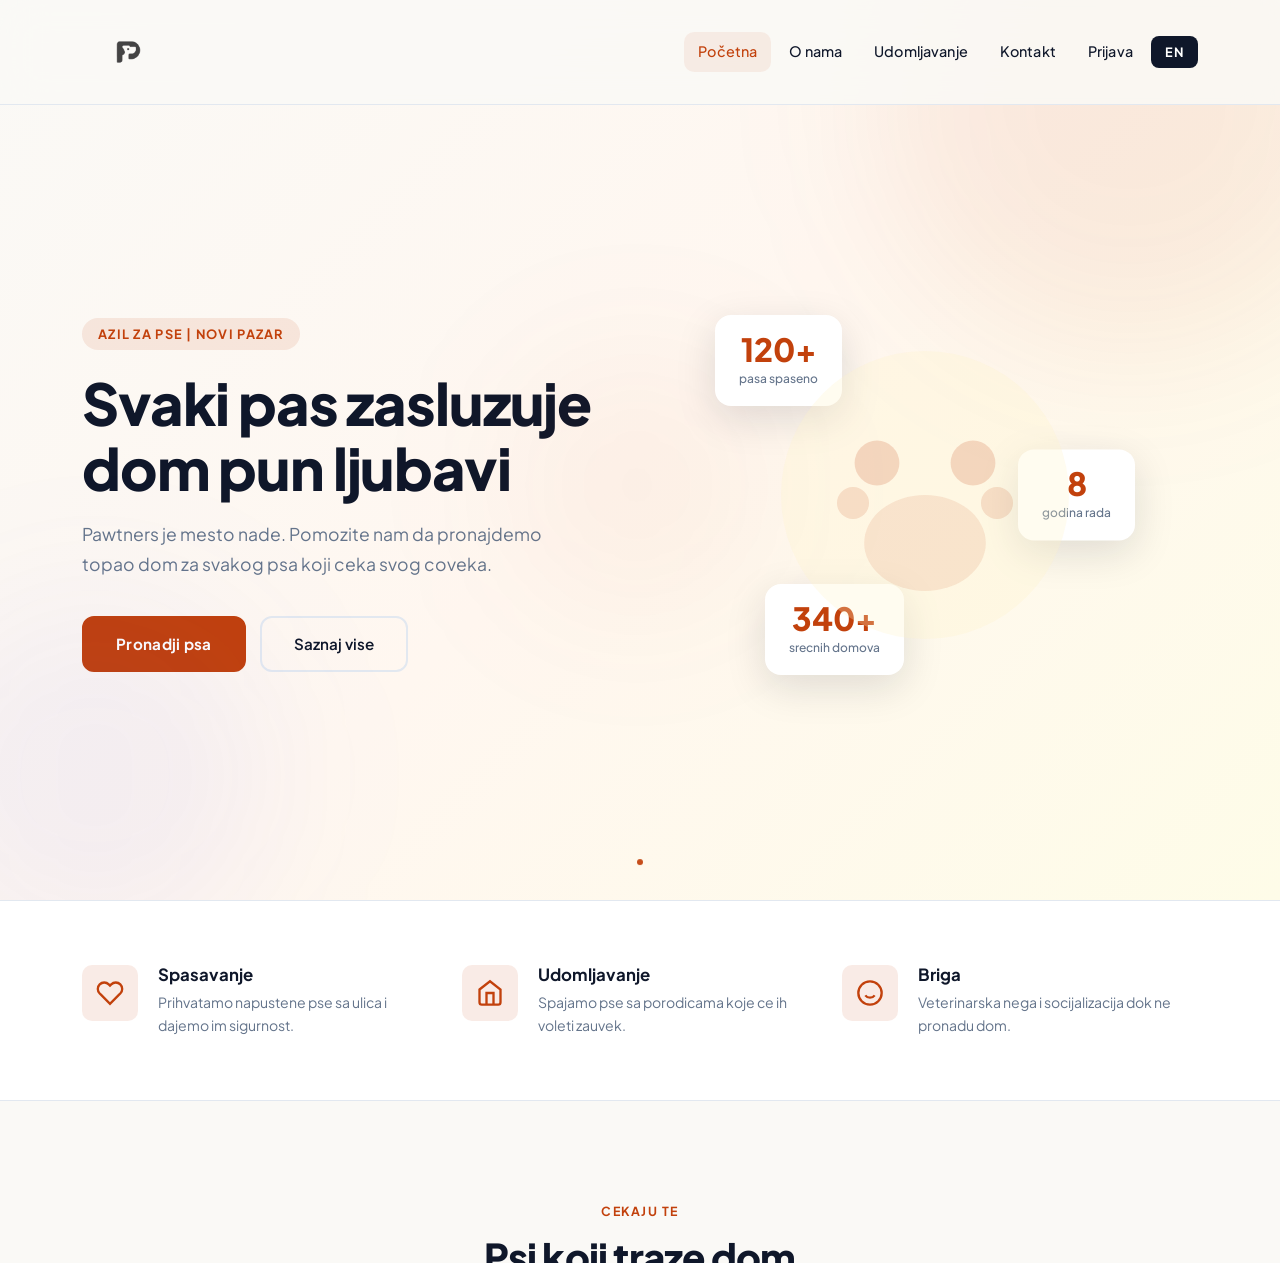
<file: Projekat A/index.html>
<!doctype html>
<html lang="en">
  <head>
    <meta charset="UTF-8" />
    <meta name="viewport" content="width=device-width, initial-scale=1.0" />
    <meta http-equiv="refresh" content="0; url=home/index.html" />
  </head>
  <body></body>
</html>
</file>
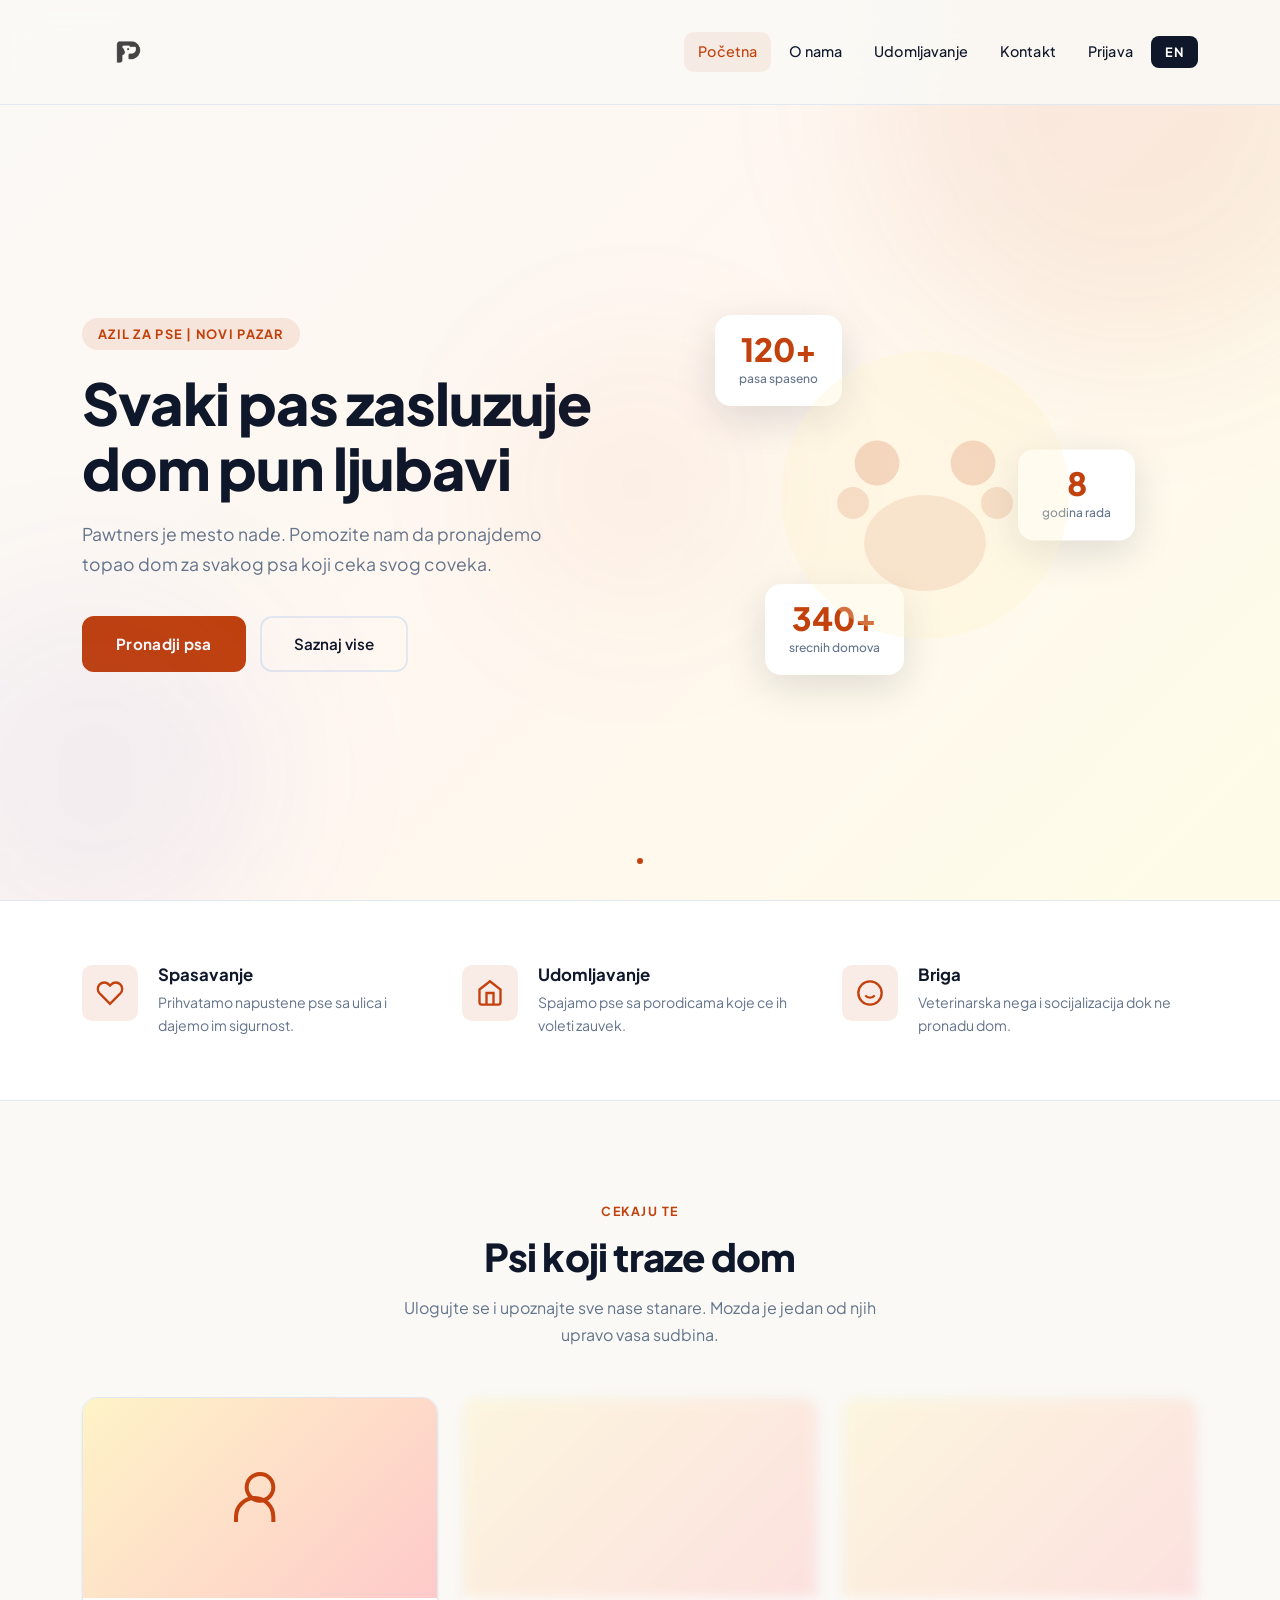
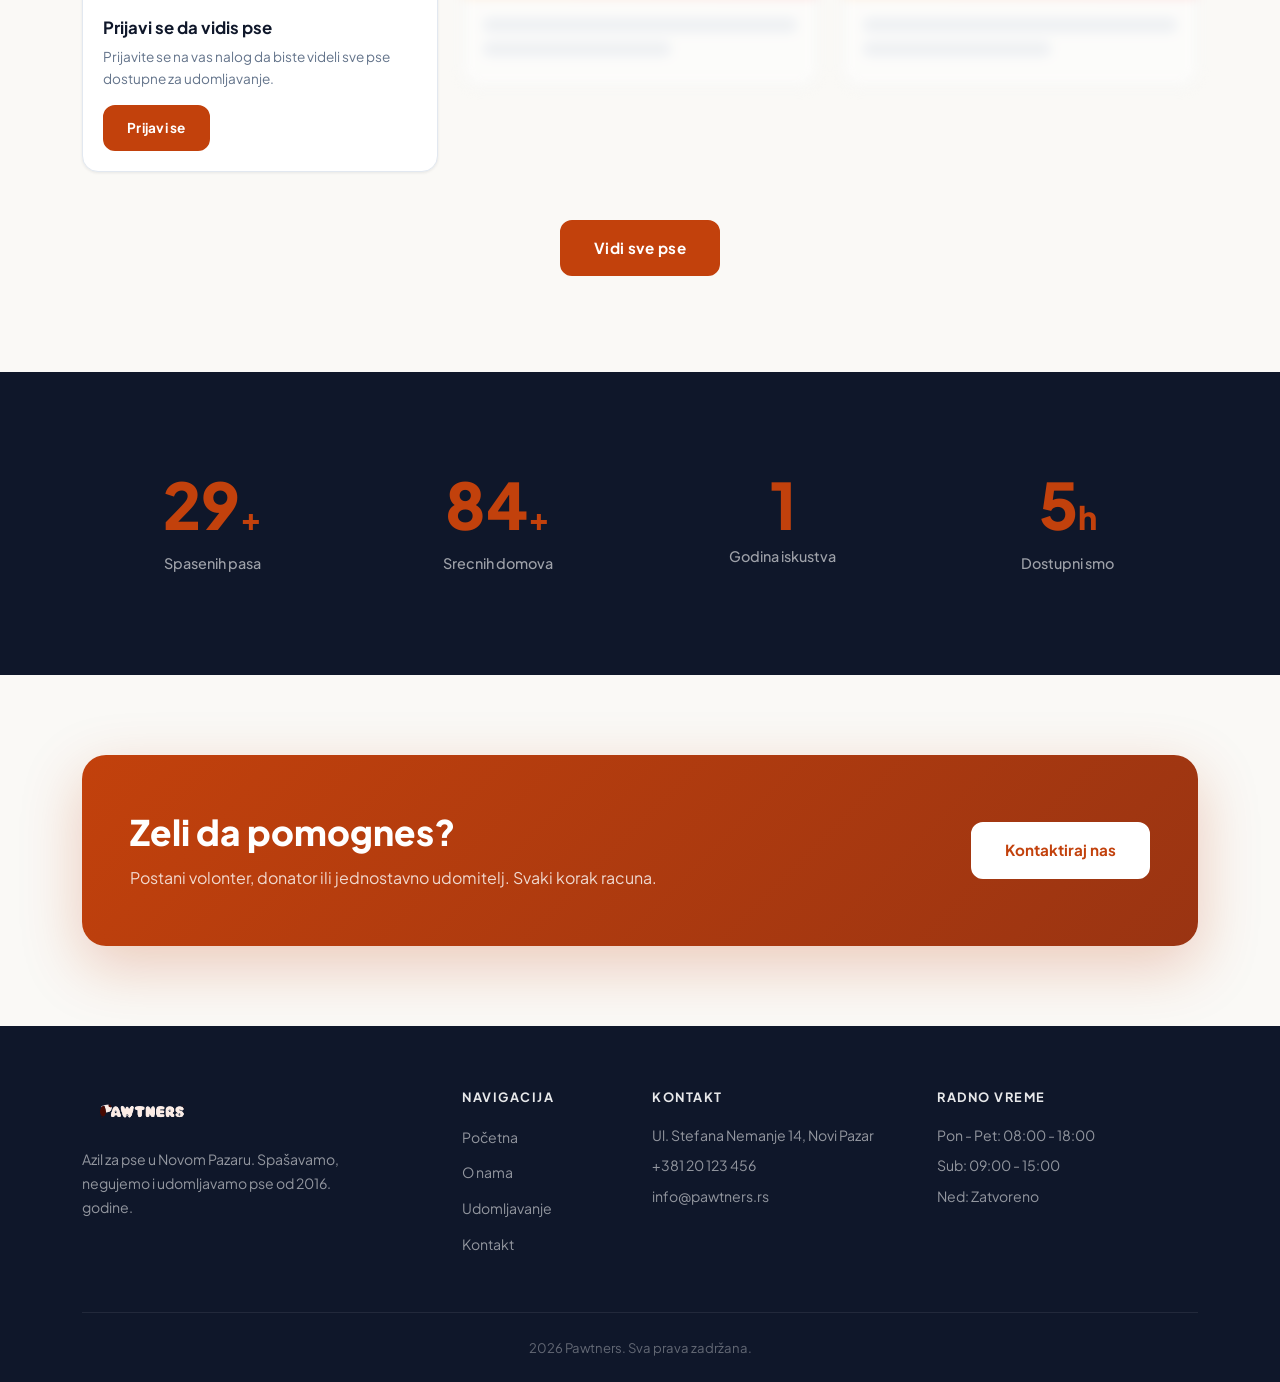
<file: Projekat A/home/index.html>
<!DOCTYPE html>
<html lang="sr">
<head>
  <meta charset="UTF-8" />
  <meta name="viewport" content="width=device-width, initial-scale=1.0" />
  <title>Pawtners - Azil za pse, Novi Pazar</title>
  <link rel="preconnect" href="https://fonts.googleapis.com" />
  <link rel="preconnect" href="https://fonts.gstatic.com" crossorigin />
  <link href="https://fonts.googleapis.com/css2?family=Plus+Jakarta+Sans:wght@300;400;500;600;700;800&display=swap" rel="stylesheet" />
  <link href="https://cdn.jsdelivr.net/npm/bootstrap@5.3.3/dist/css/bootstrap.min.css" rel="stylesheet" />
  <link rel="stylesheet" href="style.css" />
</head>
<body>

  <!-- NAVBAR -->
  <nav class="navbar navbar-expand-lg fixed-top" id="mainNav">
    <div class="container">
      <a class="navbar-brand logo-brand" href="../home/index.html">
        <img src="../imglogo/pawlogo1.png" alt="Pawtners Logo" class="logo-img" style="height: 70px;"/>
      </a>
      <button class="navbar-toggler" type="button" data-bs-toggle="collapse" data-bs-target="#navMenu">
        <span class="toggler-icon"></span>
        <span class="toggler-icon"></span>
        <span class="toggler-icon"></span>
      </button>
      <div class="collapse navbar-collapse" id="navMenu">
        <ul class="navbar-nav ms-auto align-items-center gap-1">
          <li class="nav-item"><a class="nav-link active" href="../home/index.html" data-i18n="nav_home">Pocetna</a></li>
          <li class="nav-item"><a class="nav-link" href="../about/about.html" data-i18n="nav_about">O nama</a></li>
          <li class="nav-item"><a class="nav-link" href="../adopt/adopt.html" data-i18n="nav_adopt">Udomljavanje</a></li>
          <li class="nav-item"><a class="nav-link" href="../contact/contact.html" data-i18n="nav_contact">Kontakt</a></li>
          <li class="nav-item"><a class="nav-link" href="../login/login.html" data-i18n="nav_login">Prijava</a></li>
          <li class="nav-item lang-switcher">
            <button class="lang-btn" id="langBtn" onclick="toggleLang()">EN</button>
          </li>
        </ul>
      </div>
    </div>
  </nav>

  <!-- HERO -->
  <section class="hero-section">
    <div class="hero-bg-shapes">
      <div class="shape shape-1"></div>
      <div class="shape shape-2"></div>
      <div class="shape shape-3"></div>
    </div>
    <div class="container h-100">
      <div class="row h-100 align-items-center">
        <div class="col-lg-6">
          <span class="hero-eyebrow" data-i18n="hero_eyebrow">Azil za pse - Novi Pazar</span>
          <h1 class="hero-title" data-i18n="hero_title">Svaki pas zasluzuje dom pun ljubavi</h1>
          <p class="hero-desc" data-i18n="hero_desc">Pawtners je mestо nade. Pomozite nam da pronajdemo topao dom za svakog psa koji ceka svog coveka.</p>
          <div class="hero-cta-group">
            <a href="../adopt/adopt.html" class="btn-primary-custom" data-i18n="hero_cta_adopt">Pronadji psa</a>
            <a href="../about/about.html" class="btn-ghost-custom" data-i18n="hero_cta_about">Saznaj vise</a>
          </div>
        </div>
        <div class="col-lg-6 d-none d-lg-flex justify-content-center">
          <div class="hero-card-visual">
            <div class="hero-stat-card card-1">
              <span class="stat-number">120+</span>
              <span class="stat-label" data-i18n="stat_dogs">pasa spaseno</span>
            </div>
            <div class="hero-stat-card card-2">
              <span class="stat-number">8</span>
              <span class="stat-label" data-i18n="stat_years">godina rada</span>
            </div>
            <div class="hero-stat-card card-3">
              <span class="stat-number">340+</span>
              <span class="stat-label" data-i18n="stat_homes">srece domova</span>
            </div>
            <div class="hero-paw-decoration">
              <svg viewBox="0 0 200 200" fill="none" xmlns="http://www.w3.org/2000/svg" width="320" height="320">
                <circle cx="100" cy="100" r="90" fill="#FEF3C7" opacity="0.4"/>
                <ellipse cx="100" cy="130" rx="38" ry="30" fill="#C2410C" opacity="0.15"/>
                <circle cx="70" cy="80" r="14" fill="#C2410C" opacity="0.25"/>
                <circle cx="130" cy="80" r="14" fill="#C2410C" opacity="0.25"/>
                <circle cx="55" cy="105" r="10" fill="#C2410C" opacity="0.2"/>
                <circle cx="145" cy="105" r="10" fill="#C2410C" opacity="0.2"/>
              </svg>
            </div>
          </div>
        </div>
      </div>
    </div>
    <div class="hero-scroll-indicator">
      <div class="scroll-dot"></div>
    </div>
  </section>

  <!-- MISSION STRIP -->
  <section class="mission-strip">
    <div class="container">
      <div class="row g-4">
        <div class="col-md-4">
          <div class="mission-item">
            <div class="mission-icon">
              <svg width="28" height="28" viewBox="0 0 24 24" fill="none" stroke="currentColor" stroke-width="2"><path d="M20.84 4.61a5.5 5.5 0 0 0-7.78 0L12 5.67l-1.06-1.06a5.5 5.5 0 0 0-7.78 7.78l1.06 1.06L12 21.23l7.78-7.78 1.06-1.06a5.5 5.5 0 0 0 0-7.78z"/></svg>
            </div>
            <div>
              <h3 class="mission-title" data-i18n="mission1_title">Spasavanje</h3>
              <p class="mission-text" data-i18n="mission1_text">Prihvatamo napustene pse sa ulica i dajemo im sigurnost.</p>
            </div>
          </div>
        </div>
        <div class="col-md-4">
          <div class="mission-item">
            <div class="mission-icon">
              <svg width="28" height="28" viewBox="0 0 24 24" fill="none" stroke="currentColor" stroke-width="2"><path d="M3 9l9-7 9 7v11a2 2 0 0 1-2 2H5a2 2 0 0 1-2-2z"/><polyline points="9 22 9 12 15 12 15 22"/></svg>
            </div>
            <div>
              <h3 class="mission-title" data-i18n="mission2_title">Udomljavanje</h3>
              <p class="mission-text" data-i18n="mission2_text">Spajamo pse sa porodicama koje ce ih voleti zauvek.</p>
            </div>
          </div>
        </div>
        <div class="col-md-4">
          <div class="mission-item">
            <div class="mission-icon">
              <svg width="28" height="28" viewBox="0 0 24 24" fill="none" stroke="currentColor" stroke-width="2"><circle cx="12" cy="12" r="10"/><path d="M8 14s1.5 2 4 2 4-2 4-2"/><line x1="9" y1="9" x2="9.01" y2="9"/><line x1="15" y1="9" x2="15.01" y2="9"/></svg>
            </div>
            <div>
              <h3 class="mission-title" data-i18n="mission3_title">Briga</h3>
              <p class="mission-text" data-i18n="mission3_text">Veterinarska nega i socijalizacija dok ne pronadu dom.</p>
            </div>
          </div>
        </div>
      </div>
    </div>
  </section>

  <!-- FEATURED DOGS -->
  <section class="featured-section">
    <div class="container">
      <div class="section-header">
        <span class="section-eyebrow" data-i18n="featured_eyebrow">Cekaju te</span>
        <h2 class="section-title" data-i18n="featured_title">Psi koji traze dom</h2>
        <p class="section-subtitle" data-i18n="featured_subtitle">Ulogujte se i upoznajte sve nase stanare. Mozda je jedan od njih upravo vasa sudbina.</p>
      </div>
      <div class="row g-4" id="featuredDogs">
        <div class="col-md-4">
          <div class="dog-card-preview">
            <div class="dog-card-img-wrap">
              <div class="dog-img-placeholder">
                <svg width="64" height="64" viewBox="0 0 24 24" fill="none" stroke="#C2410C" stroke-width="1.5"><circle cx="12" cy="8" r="5"/><path d="M3 21v-2a7 7 0 0 1 14 0v2"/></svg>
              </div>
            </div>
            <div class="dog-card-body">
              <h4 class="dog-name" data-i18n="dog_placeholder">Prijavi se da vidis pse</h4>
              <p class="dog-info" data-i18n="dog_placeholder_text">Prijavite se na vas nalog da biste videli sve pse dostupne za udomljavanje.</p>
              <a href="../login/login.html" class="btn-primary-custom btn-sm-custom" data-i18n="dog_login_btn">Prijavi se</a>
            </div>
          </div>
        </div>
        <div class="col-md-4">
          <div class="dog-card-preview blurred-card">
            <div class="dog-card-img-wrap">
              <div class="dog-img-placeholder"></div>
            </div>
            <div class="dog-card-body">
              <div class="placeholder-line"></div>
              <div class="placeholder-line short"></div>
            </div>
          </div>
        </div>
        <div class="col-md-4">
          <div class="dog-card-preview blurred-card">
            <div class="dog-card-img-wrap">
              <div class="dog-img-placeholder"></div>
            </div>
            <div class="dog-card-body">
              <div class="placeholder-line"></div>
              <div class="placeholder-line short"></div>
            </div>
          </div>
        </div>
      </div>
      <div class="text-center mt-5">
        <a href="../adopt/adopt.html" class="btn-primary-custom" data-i18n="see_all_btn">Vidi sve pse</a>
      </div>
    </div>
  </section>

  <!-- STATS -->
  <section class="stats-section">
    <div class="container">
      <div class="row g-4 text-center">
        <div class="col-6 col-md-3">
          <div class="stat-block">
            <span class="big-stat" data-target="120">0</span><span class="big-stat-plus">+</span>
            <p class="stat-desc" data-i18n="stat1">Spasenih pasa</p>
          </div>
        </div>
        <div class="col-6 col-md-3">
          <div class="stat-block">
            <span class="big-stat" data-target="340">0</span><span class="big-stat-plus">+</span>
            <p class="stat-desc" data-i18n="stat2">Srecnih domova</p>
          </div>
        </div>
        <div class="col-6 col-md-3">
          <div class="stat-block">
            <span class="big-stat" data-target="8">0</span>
            <p class="stat-desc" data-i18n="stat3">Godina iskustva</p>
          </div>
        </div>
        <div class="col-6 col-md-3">
          <div class="stat-block">
            <span class="big-stat" data-target="24">0</span><span class="big-stat-plus">h</span>
            <p class="stat-desc" data-i18n="stat4">Dostupni smo</p>
          </div>
        </div>
      </div>
    </div>
  </section>

  <!-- CTA SECTION -->
  <section class="cta-section">
    <div class="container">
      <div class="cta-card">
        <div class="row align-items-center">
          <div class="col-lg-8">
            <h2 class="cta-title" data-i18n="cta_title">Zeli da pomognes?</h2>
            <p class="cta-text" data-i18n="cta_text">Postani volonter, donator ili jednostavno udomitelj. Svaki korak racuna.</p>
          </div>
          <div class="col-lg-4 text-lg-end mt-3 mt-lg-0">
            <a href="../contact/contact.html" class="btn-white-custom" data-i18n="cta_btn">Kontaktiraj nas</a>
          </div>
        </div>
      </div>
    </div>
  </section>

  <!-- FOOTER -->
  <footer class="site-footer">
    <div class="container">
      <div class="row g-4">
        <div class="col-lg-4">
         <img src="../imglogo/pawtnerslogo.png" alt="Pawtners" class="footer-logo" />
          <p class="footer-desc" data-i18n="footer_desc">Azil za pse u Novom Pazaru. Spasavamo, negujemo i udomljavamo pse od 2016. godine.</p>
        </div>
        <div class="col-lg-2 col-md-4">
          <h5 class="footer-heading" data-i18n="footer_nav">Navigacija</h5>
          <ul class="footer-links">
            <li><a href="../home/index.html" data-i18n="nav_home">Pocetna</a></li>
            <li><a href="../about/about.html" data-i18n="nav_about">O nama</a></li>
            <li><a href="../adopt/adopt.html" data-i18n="nav_adopt">Udomljavanje</a></li>
            <li><a href="../contact/contact.html" data-i18n="nav_contact">Kontakt</a></li>
          </ul>
        </div>
        <div class="col-lg-3 col-md-4">
          <h5 class="footer-heading" data-i18n="footer_contact">Kontakt</h5>
          <p class="footer-contact-item">Ul. Stefana Nemanje 14, Novi Pazar</p>
          <p class="footer-contact-item">+381 20 123 456</p>
          <p class="footer-contact-item">info@pawtners.rs</p>
        </div>
        <div class="col-lg-3 col-md-4">
          <h5 class="footer-heading" data-i18n="footer_hours">Radno vreme</h5>
          <p class="footer-contact-item" data-i18n="hours1">Pon - Pet: 08:00 - 18:00</p>
          <p class="footer-contact-item" data-i18n="hours2">Sub: 09:00 - 15:00</p>
          <p class="footer-contact-item" data-i18n="hours3">Ned: Zatvoreno</p>
        </div>
      </div>
      <div class="footer-bottom">
        <p data-i18n="footer_copy">2024 Pawtners. Sva prava zadrzana.</p>
      </div>
    </div>
  </footer>

  <script src="https://cdn.jsdelivr.net/npm/bootstrap@5.3.3/dist/js/bootstrap.bundle.min.js"></script>
  <script src="script.js"></script>
</body>
</html>
</file>
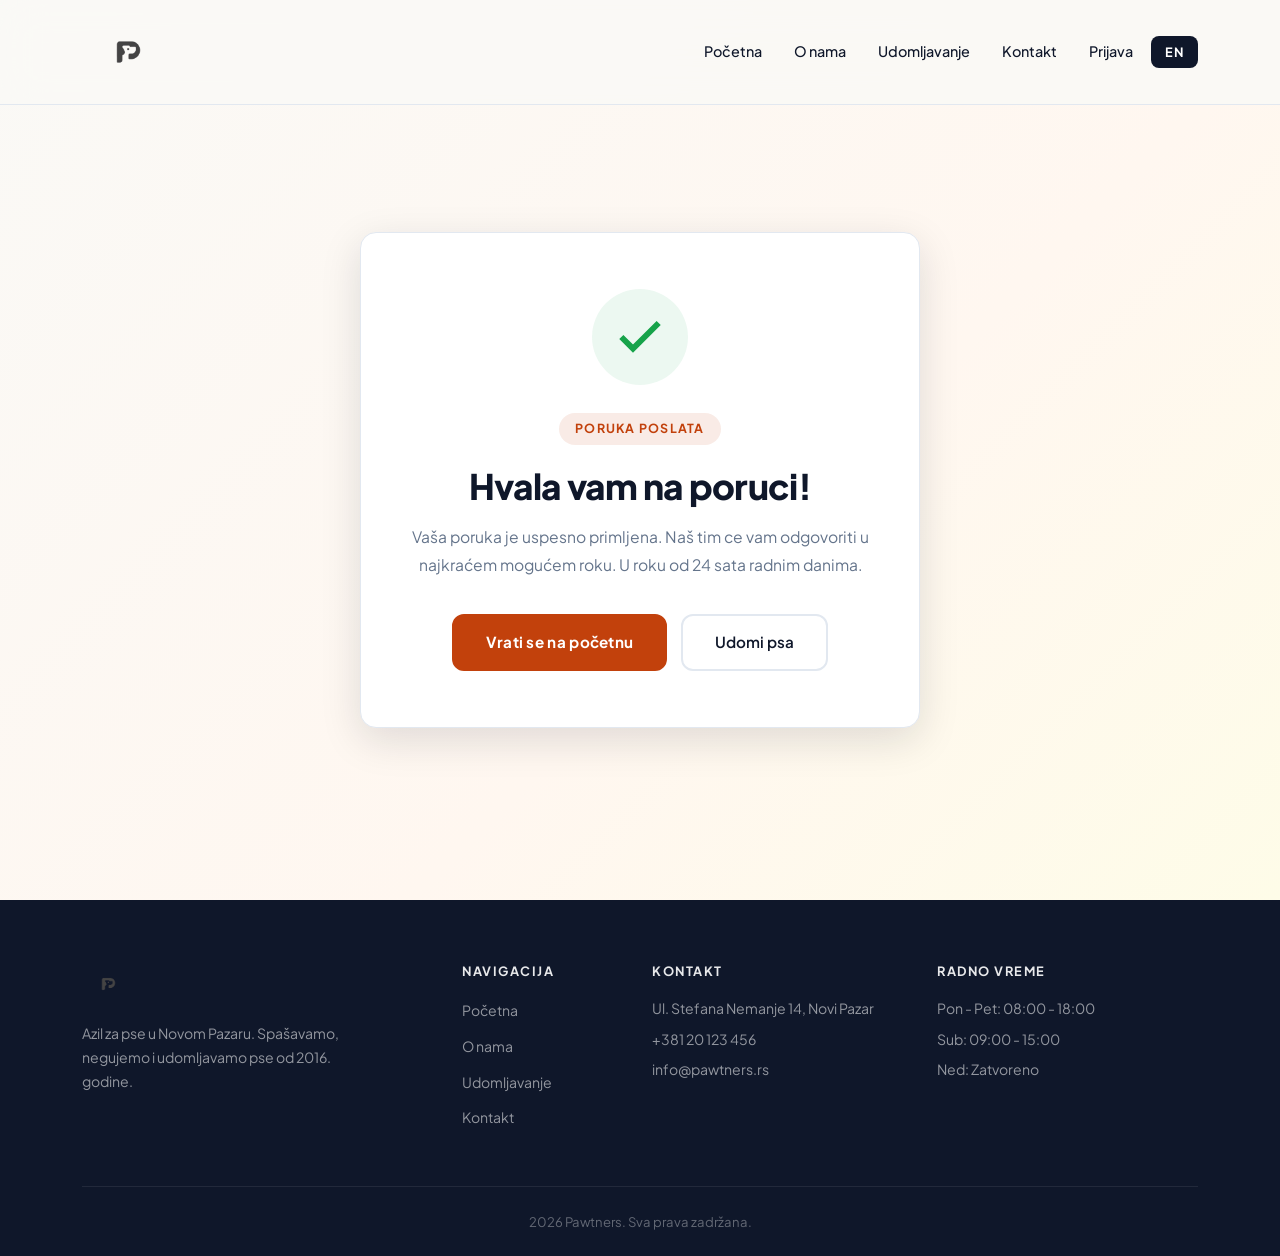
<file: Projekat A/success/index.html>
<!DOCTYPE html>
<html lang="sr">
<head>
  <meta charset="UTF-8" />
  <meta name="viewport" content="width=device-width, initial-scale=1.0" />
  <title>Poruka poslata - Pawtners</title>
  <link rel="preconnect" href="https://fonts.googleapis.com" />
  <link rel="preconnect" href="https://fonts.gstatic.com" crossorigin />
  <link href="https://fonts.googleapis.com/css2?family=Plus+Jakarta+Sans:wght@300;400;500;600;700;800&display=swap" rel="stylesheet" />
  <link href="https://cdn.jsdelivr.net/npm/bootstrap@5.3.3/dist/css/bootstrap.min.css" rel="stylesheet" />
  <link rel="stylesheet" href="style.css" />
</head>
<body>

  <!-- NAVBAR -->
  <nav class="navbar navbar-expand-lg fixed-top" id="mainNav">
    <div class="container">
      <a class="navbar-brand logo-brand" href="home/index.html">
        <img src="../imglogo/pawlogo1.png" alt="Pawtners Logo" class="logo-img" style="height: 70px;"/>
      </a>
      <button class="navbar-toggler" type="button" data-bs-toggle="collapse" data-bs-target="#navMenu">
        <span class="toggler-icon"></span>
        <span class="toggler-icon"></span>
        <span class="toggler-icon"></span>
      </button>
      <div class="collapse navbar-collapse" id="navMenu">
        <ul class="navbar-nav ms-auto align-items-center gap-1">
          <li class="nav-item"><a class="nav-link" href="home/index.html" data-i18n="nav_home">Pocetna</a></li>
          <li class="nav-item"><a class="nav-link" href="about/about.html" data-i18n="nav_about">O nama</a></li>
          <li class="nav-item"><a class="nav-link" href="adopt/adopt.html" data-i18n="nav_adopt">Udomljavanje</a></li>
          <li class="nav-item"><a class="nav-link" href="contact/contact.html" data-i18n="nav_contact">Kontakt</a></li>
          <li class="nav-item"><a class="nav-link" href="login/login.html" data-i18n="nav_login">Prijava</a></li>
          <li class="nav-item lang-switcher">
            <button class="lang-btn" id="langBtn" onclick="toggleLang()">EN</button>
          </li>
        </ul>
      </div>
    </div>
  </nav>

  <!-- SUCCESS SECTION -->
  <section class="success-section">
    <div class="container">
      <div class="success-card">

        <div class="success-icon-wrap">
          <svg width="56" height="56" viewBox="0 0 24 24" fill="none" stroke="#16A34A" stroke-width="2.5">
            <path d="M20 6 9 17l-5-5"/>
          </svg>
        </div>

        <span class="page-eyebrow" data-i18n="success_eyebrow">Poruka poslata</span>
        <h1 class="success-title" data-i18n="success_title">Hvala vam na poruci!</h1>
        <p class="success-text" data-i18n="success_text">Vasa poruka je uspesno primljena. Nas tim ce vam odgovoriti u najkracem mogucem roku, obicno u roku od 24 sata radnim danima.</p>

        <div class="success-actions">
          <a href="../home/index.html" class="btn-primary-custom" data-i18n="success_home_btn">Vrati se na pocetnu</a>
          <a href="../adopt/adopt.html" class="btn-ghost-custom" data-i18n="success_adopt_btn">Udomi psa</a>
        </div>

      </div>
    </div>
  </section>

  <!-- FOOTER -->
  <footer class="site-footer">
    <div class="container">
      <div class="row g-4">
        <div class="col-lg-4">
         <img src="../imglogo/pawlogo1.png" alt="Pawtners" class="footer-logo" />
          <p class="footer-desc" data-i18n="footer_desc">Azil za pse u Novom Pazaru. Spasavamo, negujemo i udomljavamo pse od 2016. godine.</p>
        </div>
        <div class="col-lg-2 col-md-4">
          <h5 class="footer-heading" data-i18n="footer_nav">Navigacija</h5>
          <ul class="footer-links">
            <li><a href="home/index.html" data-i18n="nav_home">Pocetna</a></li>
            <li><a href="about/about.html" data-i18n="nav_about">O nama</a></li>
            <li><a href="adopt/adopt.html" data-i18n="nav_adopt">Udomljavanje</a></li>
            <li><a href="contact/contact.html" data-i18n="nav_contact">Kontakt</a></li>
          </ul>
        </div>
        <div class="col-lg-3 col-md-4">
          <h5 class="footer-heading" data-i18n="footer_contact">Kontakt</h5>
          <p class="footer-contact-item">Ul. Stefana Nemanje 14, Novi Pazar</p>
          <p class="footer-contact-item">+381 20 123 456</p>
          <p class="footer-contact-item">info@pawtners.rs</p>
        </div>
        <div class="col-lg-3 col-md-4">
          <h5 class="footer-heading" data-i18n="footer_hours">Radno vreme</h5>
          <p class="footer-contact-item" data-i18n="hours1">Pon - Pet: 08:00 - 18:00</p>
          <p class="footer-contact-item" data-i18n="hours2">Sub: 09:00 - 15:00</p>
          <p class="footer-contact-item" data-i18n="hours3">Ned: Zatvoreno</p>
        </div>
      </div>
      <div class="footer-bottom">
        <p data-i18n="footer_copy">2024 Pawtners. Sva prava zadrzana.</p>
      </div>
    </div>
  </footer>

  <script src="https://cdn.jsdelivr.net/npm/bootstrap@5.3.3/dist/js/bootstrap.bundle.min.js"></script>
  <script src="script.js"></script>
</body>
</html>
</file>
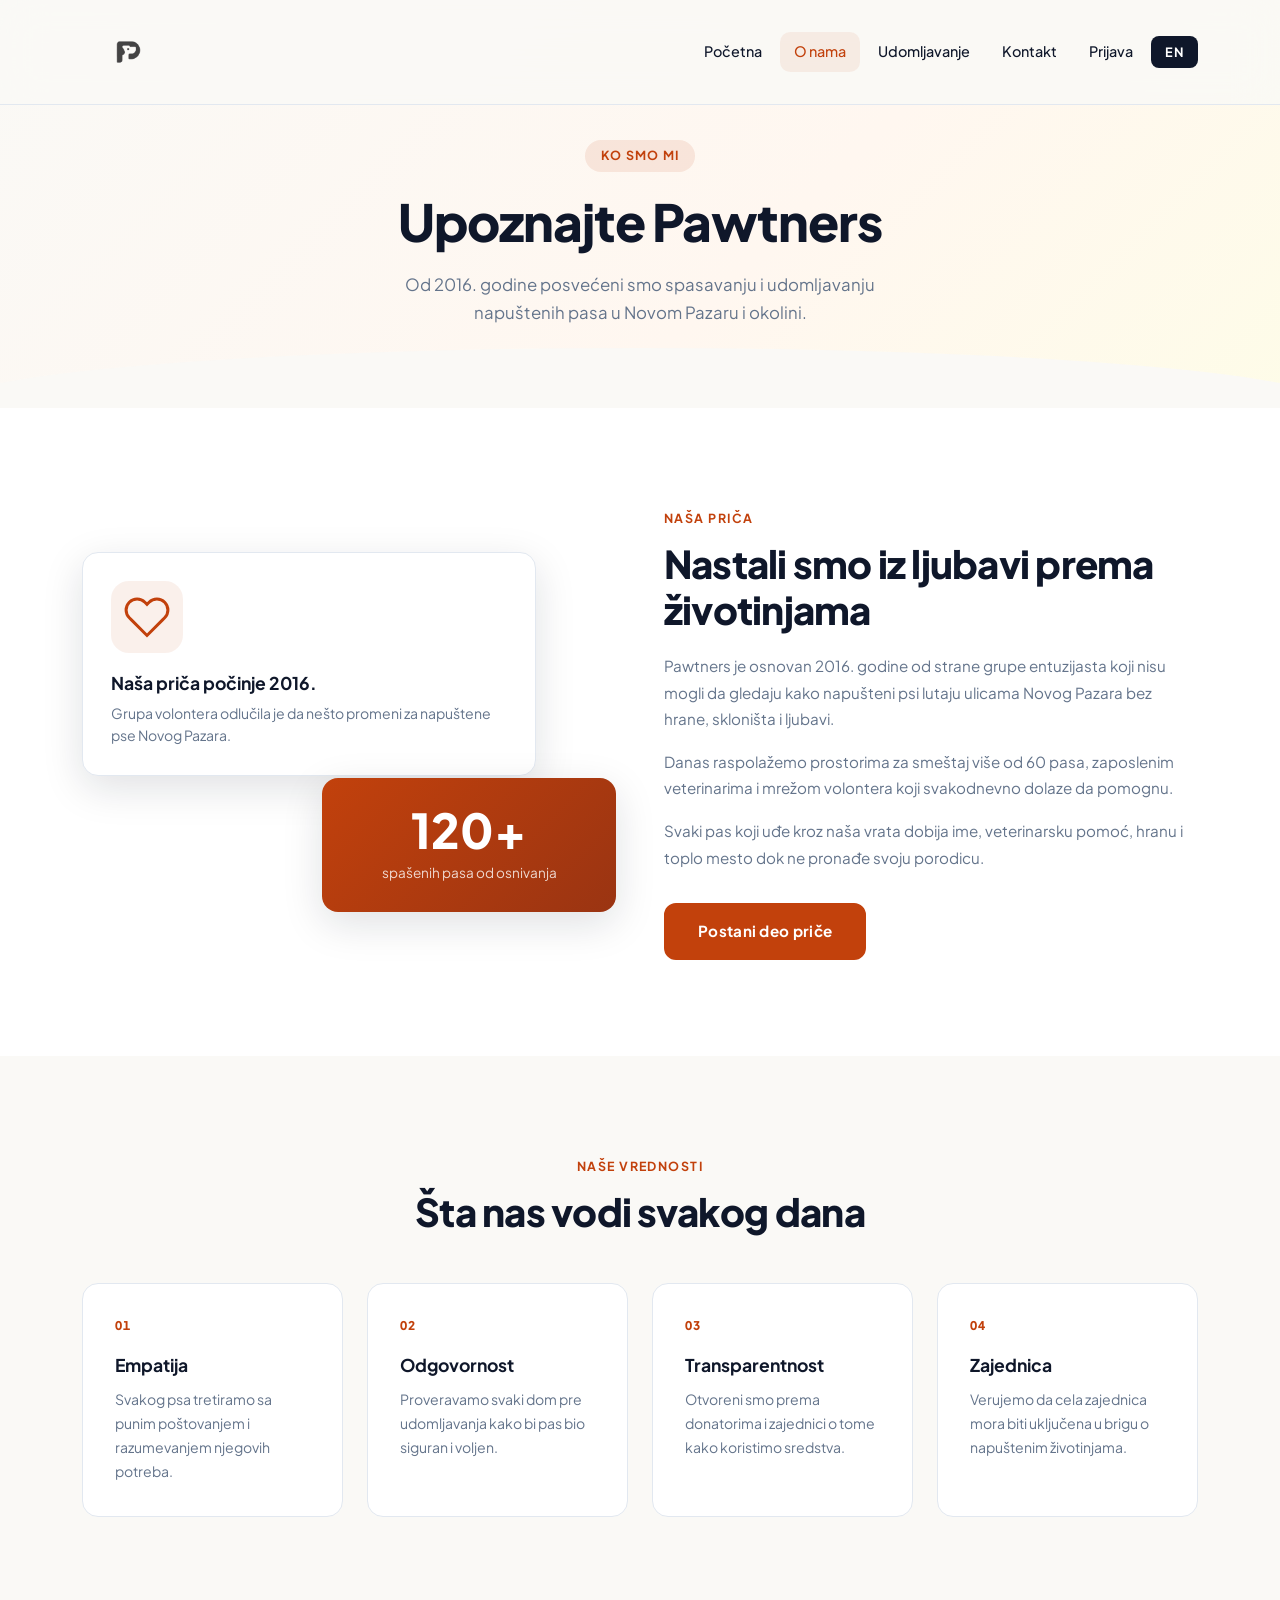
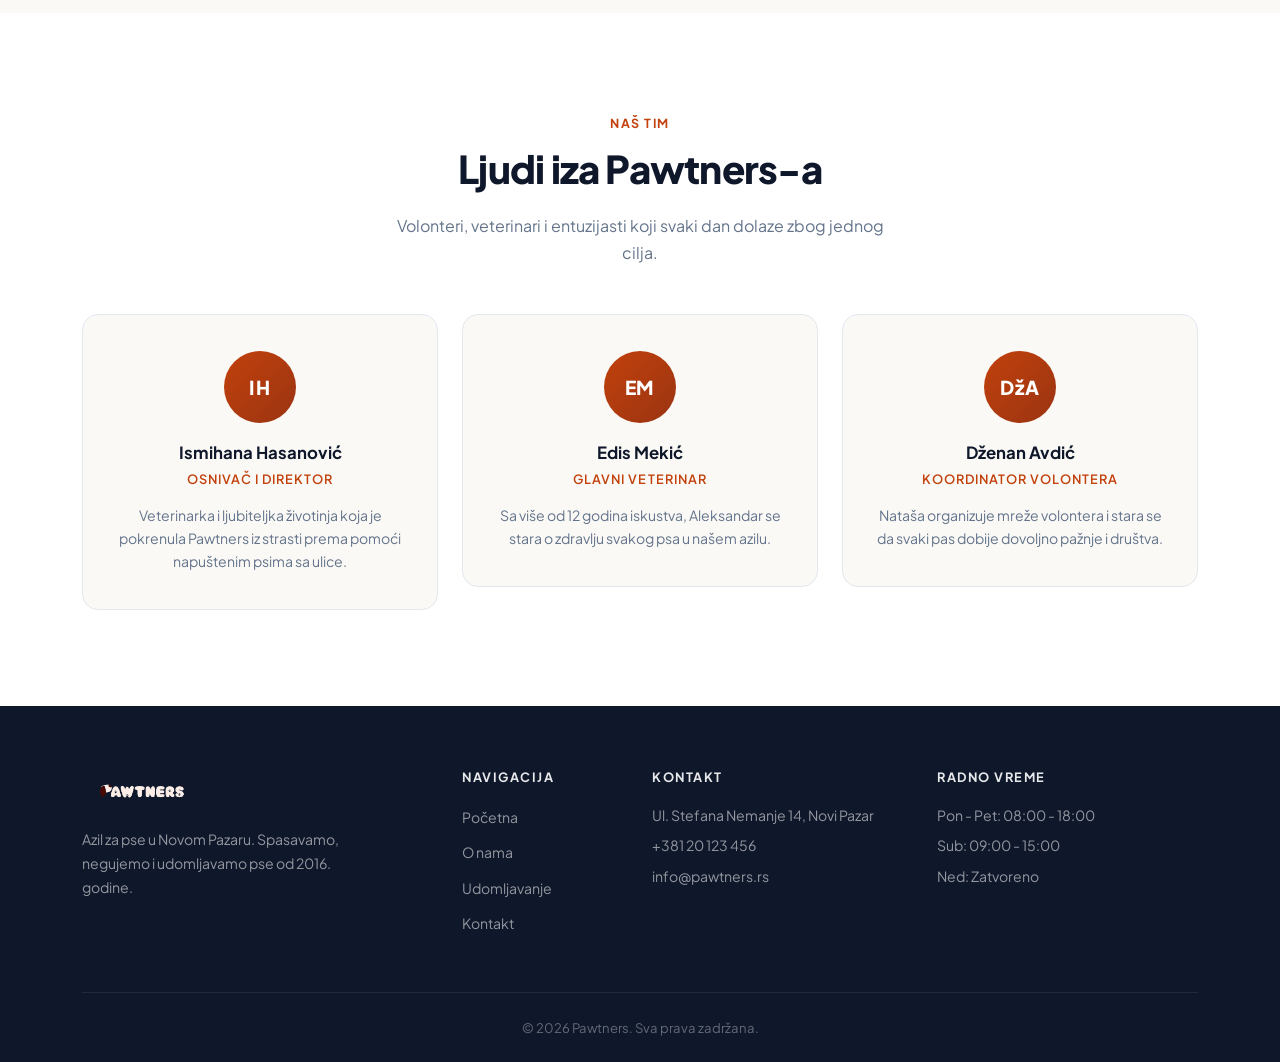
<file: Projekat A/about/about.html>
<!DOCTYPE html>
<html lang="sr">
<head>
  <meta charset="UTF-8" />
  <meta name="viewport" content="width=device-width, initial-scale=1.0" />
  <title>O nama - Pawtners</title>
  <link rel="preconnect" href="https://fonts.googleapis.com" />
  <link rel="preconnect" href="https://fonts.gstatic.com" crossorigin />
  <link href="https://fonts.googleapis.com/css2?family=Plus+Jakarta+Sans:wght@300;400;500;600;700;800&display=swap" rel="stylesheet" />
  <link href="https://cdn.jsdelivr.net/npm/bootstrap@5.3.3/dist/css/bootstrap.min.css" rel="stylesheet" />
  <link rel="stylesheet" href="style.css" />
</head>
<body>

  <nav class="navbar navbar-expand-lg fixed-top" id="mainNav">
    <div class="container">
      <a class="navbar-brand logo-brand" href="../home/index.html">
        <img src="../imglogo/pawlogo1.png" alt="Pawtners Logo" class="logo-img" style="height: 70px;"/>
      </a>
      <button class="navbar-toggler" type="button" data-bs-toggle="collapse" data-bs-target="#navMenu">
        <span class="toggler-icon"></span>
        <span class="toggler-icon"></span>
        <span class="toggler-icon"></span>
      </button>
      <div class="collapse navbar-collapse" id="navMenu">
        <ul class="navbar-nav ms-auto align-items-center gap-1">
          <li class="nav-item"><a class="nav-link" href="../home/index.html" data-i18n="nav_home">Pocetna</a></li>
          <li class="nav-item"><a class="nav-link active" href="../about/about.html" data-i18n="nav_about">O nama</a></li>
          <li class="nav-item"><a class="nav-link" href="../adopt/adopt.html" data-i18n="nav_adopt">Udomljavanje</a></li>
          <li class="nav-item"><a class="nav-link" href="../contact/contact.html" data-i18n="nav_contact">Kontakt</a></li>
          <li class="nav-item"><a class="nav-link" href="../login/login.html" data-i18n="nav_login">Prijava</a></li>
          <li class="nav-item lang-switcher">
            <button class="lang-btn" id="langBtn" onclick="toggleLang()">EN</button>
          </li>
        </ul>
      </div>
    </div>
  </nav>

  <!-- PAGE HERO -->
  <section class="page-hero">
    <div class="container">
      <div class="row justify-content-center text-center">
        <div class="col-lg-7">
          <span class="page-eyebrow" data-i18n="about_eyebrow">Ko smo mi</span>
          <h1 class="page-title" data-i18n="about_title">Prica o Pawtners-u</h1>
          <p class="page-subtitle" data-i18n="about_subtitle">Od 2016. godine posveceni smo spasavanju i udomljavanju napustenih pasa u Novom Pazaru i okolini.</p>
        </div>
      </div>
    </div>
    <div class="page-hero-decoration"></div>
  </section>

  <!-- STORY SECTION -->
  <section class="story-section">
    <div class="container">
      <div class="row g-5 align-items-center">
        <div class="col-lg-6">
          <div class="story-visual">
            <div class="story-card story-card-main">
              <div class="story-icon-wrap">
                <svg width="48" height="48" viewBox="0 0 24 24" fill="none" stroke="#C2410C" stroke-width="1.5"><path d="M20.84 4.61a5.5 5.5 0 0 0-7.78 0L12 5.67l-1.06-1.06a5.5 5.5 0 0 0-7.78 7.78l1.06 1.06L12 21.23l7.78-7.78 1.06-1.06a5.5 5.5 0 0 0 0-7.78z"/></svg>
              </div>
              <h3 data-i18n="story_card1_title">Nasa prica pocinje 2016.</h3>
              <p data-i18n="story_card1_text">Grupa volontera odlucila je da nesto promeni za napustene pse Novog Pazara.</p>
            </div>
            <div class="story-card story-card-accent">
              <span class="accent-number">120+</span>
              <p data-i18n="story_card2_text">spasenih pasa od osnivanja</p>
            </div>
          </div>
        </div>
        <div class="col-lg-6">
          <span class="section-eyebrow" data-i18n="story_eyebrow">Nasa prica</span>
          <h2 class="section-title" data-i18n="story_title">Nastali smo iz ljubavi prema zivotinjama</h2>
          <p class="story-text" data-i18n="story_p1">Pawtners je osnovan 2016. godine od strane grupe entuzijasta koji nisu mogli da gledaju kako napusteni psi lutaju ulicama Novog Pazara bez hrane, sklonista i ljubavi.</p>
          <p class="story-text" data-i18n="story_p2">Danas raspolazemo prostorima za smestaj vise od 60 pasa, zaposlenim veterinarima i mreze volontera koji svakodnevno dolaze da pomognu.</p>
          <p class="story-text" data-i18n="story_p3">Svaki pas koji udji kroz nasa vrata dobija ime, veterinarsku pomoc, hranu i toplo mesto dok ne pronadje svoju porodicu.</p>
          <a href="../contact/contact.html" class="btn-primary-custom mt-3" data-i18n="story_cta">Postani deo price</a>
        </div>
      </div>
    </div>
  </section>

  <!-- VALUES -->
  <section class="values-section">
    <div class="container">
      <div class="section-header">
        <span class="section-eyebrow" data-i18n="values_eyebrow">Nase vrednosti</span>
        <h2 class="section-title" data-i18n="values_title">Sta nas vodi svakog dana</h2>
      </div>
      <div class="row g-4">
        <div class="col-md-6 col-lg-3">
          <div class="value-card">
            <div class="value-number">01</div>
            <h4 class="value-title" data-i18n="value1_title">Empatija</h4>
            <p class="value-text" data-i18n="value1_text">Svaki pas tretiramo sa punim postovanjem i razumevanjem njegovih potreba.</p>
          </div>
        </div>
        <div class="col-md-6 col-lg-3">
          <div class="value-card">
            <div class="value-number">02</div>
            <h4 class="value-title" data-i18n="value2_title">Odgovornost</h4>
            <p class="value-text" data-i18n="value2_text">Proveravamo svaki dom pre udomljavanja kako bi pas bio siguran i voljen.</p>
          </div>
        </div>
        <div class="col-md-6 col-lg-3">
          <div class="value-card">
            <div class="value-number">03</div>
            <h4 class="value-title" data-i18n="value3_title">Transparentnost</h4>
            <p class="value-text" data-i18n="value3_text">Otvoreni smo prema donatorima i zajednici o tome kako koristimo sredstva.</p>
          </div>
        </div>
        <div class="col-md-6 col-lg-3">
          <div class="value-card">
            <div class="value-number">04</div>
            <h4 class="value-title" data-i18n="value4_title">Zajednica</h4>
            <p class="value-text" data-i18n="value4_text">Verujemo da cela zajednica mora biti ukljucena u brigu o napustenim zivotinjama.</p>
          </div>
        </div>
      </div>
    </div>
  </section>

  <!-- TEAM -->
  <section class="team-section">
    <div class="container">
      <div class="section-header">
        <span class="section-eyebrow" data-i18n="team_eyebrow">Nas tim</span>
        <h2 class="section-title" data-i18n="team_title">Ljudi iza Pawtners-a</h2>
        <p class="section-subtitle" data-i18n="team_subtitle">Volonteri, veterinari i entuzijasti koji svaki dan dolaze zbog jednog cilja.</p>
      </div>
      <div class="row g-4 justify-content-center">
        <div class="col-md-6 col-lg-4">
          <div class="team-card">
            <div class="team-avatar">IH</div>
            <h4 class="team-name">Ismihana Hasanović</h4>
            <p class="team-role" data-i18n="team1_role">Osnivac i direktor</p>
            <p class="team-bio" data-i18n="team1_bio">Veterinarka i ljubiteljka zivotinja koja je pokrenula Pawtners iz strasti prema pomoci napustenoj deci ulice.</p>
          </div>
        </div>
        <div class="col-md-6 col-lg-4">
          <div class="team-card">
            <div class="team-avatar">EM</div>
            <h4 class="team-name">Edis Mekić</h4>
            <p class="team-role" data-i18n="team2_role">Glavni veterinar</p>
            <p class="team-bio" data-i18n="team2_bio">Sa vise od 12 godina iskustva, Aleksandar se stara o zdravlju svakog psa u nasem azilu.</p>
          </div>
        </div>
        <div class="col-md-6 col-lg-4">
          <div class="team-card">
            <div class="team-avatar">DžA</div>
            <h4 class="team-name">Dženan Avdić</h4>
            <p class="team-role" data-i18n="team3_role">Koordinator volontera</p>
            <p class="team-bio" data-i18n="team3_bio">Natasa organizuje mreze volontera i stara se da svaki pas dobije dovoljno paznje i drustava.</p>
          </div>
        </div>
      </div>
    </div>
  </section>

  <!-- FOOTER -->
  <footer class="site-footer">
    <div class="container">
      <div class="row g-4">
        <div class="col-lg-4">
         <img src="../imglogo/pawtnerslogo.png" alt="Pawtners" class="footer-logo" />
          <p class="footer-desc" data-i18n="footer_desc">Azil za pse u Novom Pazaru. Spasavamo, negujemo i udomljavamo pse od 2016. godine.</p>
        </div>
        <div class="col-lg-2 col-md-4">
          <h5 class="footer-heading" data-i18n="footer_nav">Navigacija</h5>
          <ul class="footer-links">
            <li><a href="../home/index.html" data-i18n="nav_home">Pocetna</a></li>
            <li><a href="../about/about.html" data-i18n="nav_about">O nama</a></li>
            <li><a href="../adopt/adopt.html" data-i18n="nav_adopt">Udomljavanje</a></li>
            <li><a href="../contact/contact.html" data-i18n="nav_contact">Kontakt</a></li>
          </ul>
        </div>
        <div class="col-lg-3 col-md-4">
          <h5 class="footer-heading" data-i18n="footer_contact">Kontakt</h5>
          <p class="footer-contact-item">Ul. Stefana Nemanje 14, Novi Pazar</p>
          <p class="footer-contact-item">+381 20 123 456</p>
          <p class="footer-contact-item">info@pawtners.rs</p>
        </div>
        <div class="col-lg-3 col-md-4">
          <h5 class="footer-heading" data-i18n="footer_hours">Radno vreme</h5>
          <p class="footer-contact-item" data-i18n="hours1">Pon - Pet: 08:00 - 18:00</p>
          <p class="footer-contact-item" data-i18n="hours2">Sub: 09:00 - 15:00</p>
          <p class="footer-contact-item" data-i18n="hours3">Ned: Zatvoreno</p>
        </div>
      </div>
      <div class="footer-bottom">
        <p data-i18n="footer_copy">2024 Pawtners. Sva prava zadrzana.</p>
      </div>
    </div>
  </footer>

  <script src="https://cdn.jsdelivr.net/npm/bootstrap@5.3.3/dist/js/bootstrap.bundle.min.js"></script>
  <script src="script.js"></script>
</body>
</html>
</file>
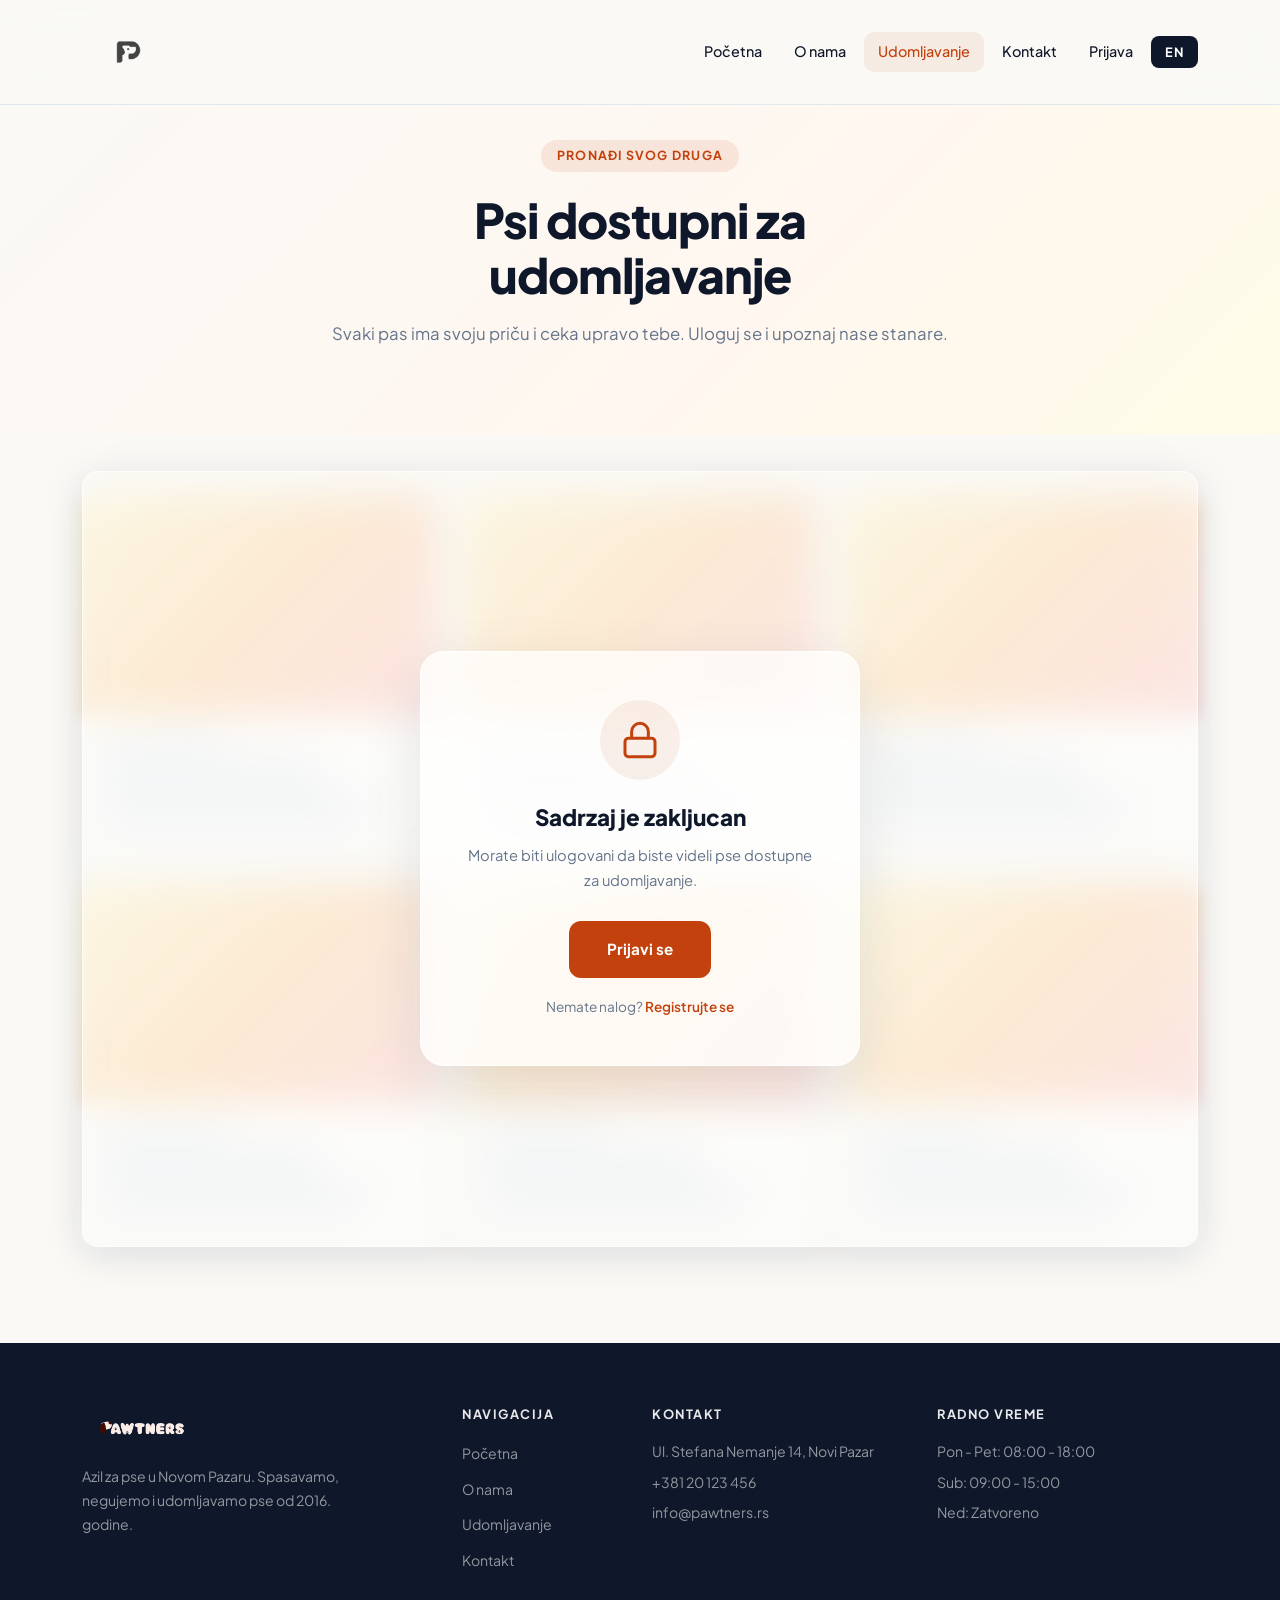
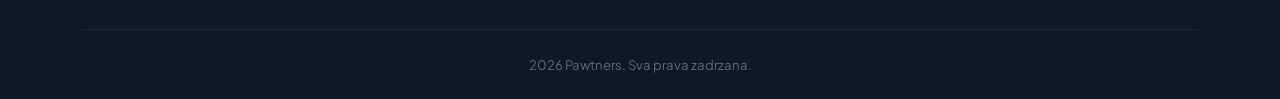
<file: Projekat A/adopt/adopt.html>
<!DOCTYPE html>
<html lang="sr">
<head>
  <meta charset="UTF-8" />
  <meta name="viewport" content="width=device-width, initial-scale=1.0" />
  <title>Udomljavanje - Pawtners</title>
  <link rel="preconnect" href="https://fonts.googleapis.com" />
  <link rel="preconnect" href="https://fonts.gstatic.com" crossorigin />
  <link href="https://fonts.googleapis.com/css2?family=Plus+Jakarta+Sans:wght@300;400;500;600;700;800&display=swap" rel="stylesheet" />
  <link href="https://cdn.jsdelivr.net/npm/bootstrap@5.3.3/dist/css/bootstrap.min.css" rel="stylesheet" />
  <link rel="stylesheet" href="style.css" />
</head>
<body>

  <!-- NAVBAR - always visible -->
  <nav class="navbar navbar-expand-lg fixed-top" id="mainNav">
    <div class="container">
      <a class="navbar-brand logo-brand" href="../home/index.html">
        <img src="../imglogo/pawlogo1.png" alt="Pawtners Logo" class="logo-img" style="height: 70px;"/>
      </a>
      <button class="navbar-toggler" type="button" data-bs-toggle="collapse" data-bs-target="#navMenu">
        <span class="toggler-icon"></span>
        <span class="toggler-icon"></span>
        <span class="toggler-icon"></span>
      </button>
      <div class="collapse navbar-collapse" id="navMenu">
        <ul class="navbar-nav ms-auto align-items-center gap-1">
          <li class="nav-item"><a class="nav-link" href="../home/index.html" data-i18n="nav_home">Pocetna</a></li>
          <li class="nav-item"><a class="nav-link" href="../about/about.html" data-i18n="nav_about">O nama</a></li>
          <li class="nav-item"><a class="nav-link active" href="../adopt/adopt.html" data-i18n="nav_adopt">Udomljavanje</a></li>
          <li class="nav-item dropdown" id="navFilterItem">
            <a class="nav-link dropdown-toggle nav-filter-toggle" href="#" role="button" data-bs-toggle="dropdown" aria-expanded="false" data-i18n="nav_filter">Filtriraj</a>
            <ul class="dropdown-menu dropdown-menu-end nav-filter-menu">
              <li><span class="dropdown-header nav-filter-header" data-i18n="nav_filter_age">Po starosti</span></li>
              <li><a class="dropdown-item" href="adopt.html?filter=young" data-i18n="filter_young">Mladi (do 2 god.)</a></li>
              <li><a class="dropdown-item" href="adopt.html?filter=adult" data-i18n="filter_adult">Odrasli (2-7 god.)</a></li>
              <li><a class="dropdown-item" href="adopt.html?filter=senior" data-i18n="filter_senior">Stariji (7+ god.)</a></li>
              <li><hr class="dropdown-divider"></li>
              <li><a class="dropdown-item" href="adopt.html" data-i18n="filter_all_reset">Prikaži sve</a></li>
            </ul>
          </li>
          <li class="nav-item"><a class="nav-link" href="../contact/contact.html" data-i18n="nav_contact">Kontakt</a></li>
          <li class="nav-item" id="navAuthItem">
            <a class="nav-link" href="../login/login.html" data-i18n="nav_login" id="navAuthLink">Prijava</a>
          </li>
          <li class="nav-item lang-switcher">
            <button class="lang-btn" id="langBtn" onclick="toggleLang()">EN</button>
          </li>
        </ul>
      </div>
    </div>
  </nav>

  <!-- PAGE HERO - always visible -->
  <section class="page-hero">
    <div class="container">
      <div class="row justify-content-center text-center">
        <div class="col-lg-7">
          <span class="page-eyebrow" data-i18n="adopt_eyebrow">Pronadi svog druga</span>
          <h1 class="page-title" data-i18n="adopt_title">Psi dostupni za udomljavanje</h1>
          <p class="page-subtitle" data-i18n="adopt_subtitle">Svaki pas ima svoju pricu i ceka upravo tebe. Uloguj se i upoznaj nase stanare.</p>
        </div>
      </div>
    </div>
  </section>

  <!-- DOGS CONTENT AREA -->
  <section class="dogs-section">
    <div class="container">

      <!-- SEARCH BAR - visible when logged in -->
      <div class="dogs-controls" id="dogsControls">
        <div class="search-wrap">
          <svg width="18" height="18" viewBox="0 0 24 24" fill="none" stroke="#64748B" stroke-width="2"><circle cx="11" cy="11" r="8"/><line x1="21" y1="21" x2="16.65" y2="16.65"/></svg>
          <input type="text" id="searchInput" class="search-input" placeholder="Pretrazi po imenu..." data-i18n-placeholder="search_placeholder" />
        </div>
      </div>

      <!-- DOGS GRID WRAPPER -->
      <div class="dogs-content-wrap" id="dogsContentWrap">

        <!-- AUTH OVERLAY - shown when not logged in -->
        <div id="auth-overlay" class="auth-overlay">
          <div class="overlay-inner">
            <div class="overlay-lock-icon">
              <svg width="40" height="40" viewBox="0 0 24 24" fill="none" stroke="#C2410C" stroke-width="1.8"><rect x="3" y="11" width="18" height="11" rx="2" ry="2"/><path d="M7 11V7a5 5 0 0 1 10 0v4"/></svg>
            </div>
            <h3 class="overlay-title" data-i18n="overlay_title">Sadrzaj je zakljucan</h3>
            <p class="overlay-text" data-i18n="overlay_text">Morate biti ulogovani da biste videli pse dostupne za udomljavanje.</p>
            <a href="../login/login.html" class="overlay-btn" data-i18n="overlay_btn">Prijavi se</a>
            <p class="overlay-register" data-i18n="overlay_register">Nemate nalog? <a href="../login/login.html#register" data-i18n="overlay_register_link">Registrujte se</a></p>
          </div>
        </div>

        <!-- DOGS GRID -->
        <div id="dogs-container" class="row g-4">
          <!-- JS will populate this -->
        </div>

        <!-- LOADING STATE -->
        <div id="loadingState" class="loading-state">
          <div class="loading-spinner"></div>
          <p data-i18n="loading_text">Ucitavamo pse...</p>
        </div>

        <!-- EMPTY STATE -->
        <div id="emptyState" class="empty-state" style="display:none">
          <svg width="56" height="56" viewBox="0 0 24 24" fill="none" stroke="#C2410C" stroke-width="1.2"><circle cx="11" cy="11" r="8"/><line x1="21" y1="21" x2="16.65" y2="16.65"/></svg>
          <p data-i18n="no_results">Nijedan pas ne odgovara pretrage.</p>
        </div>

        <!-- ERROR STATE -->
        <div id="errorState" class="error-state" style="display:none">
          <svg width="48" height="48" viewBox="0 0 24 24" fill="none" stroke="#C2410C" stroke-width="1.5"><circle cx="12" cy="12" r="10"/><line x1="12" y1="8" x2="12" y2="12"/><line x1="12" y1="16" x2="12.01" y2="16"/></svg>
          <p data-i18n="error_text">Doslo je do greske pri ucitavanju podataka.</p>
          <button onclick="loadDogs()" class="retry-btn" data-i18n="retry_btn">Pokusaj ponovo</button>
        </div>
      </div>
    </div>
  </section>

  <!-- FOOTER - always visible -->
  <footer class="site-footer">
    <div class="container">
      <div class="row g-4">
        <div class="col-lg-4">
      <img src="../imglogo/pawtnerslogo.png" alt="Pawtners" class="footer-logo" />    
          <p class="footer-desc" data-i18n="footer_desc">Azil za pse u Novom Pazaru. Spasavamo, negujemo i udomljavamo pse od 2016. godine.</p>
        </div>
        <div class="col-lg-2 col-md-4">
          <h5 class="footer-heading" data-i18n="footer_nav">Navigacija</h5>
          <ul class="footer-links">
            <li><a href="../home/index.html" data-i18n="nav_home">Pocetna</a></li>
            <li><a href="../about/about.html" data-i18n="nav_about">O nama</a></li>
            <li><a href="../adopt/adopt.html" data-i18n="nav_adopt">Udomljavanje</a></li>
            <li><a href="../contact/contact.html" data-i18n="nav_contact">Kontakt</a></li>
          </ul>
        </div>
        <div class="col-lg-3 col-md-4">
          <h5 class="footer-heading" data-i18n="footer_contact">Kontakt</h5>
          <p class="footer-contact-item">Ul. Stefana Nemanje 14, Novi Pazar</p>
          <p class="footer-contact-item">+381 20 123 456</p>
          <p class="footer-contact-item">info@pawtners.rs</p>
        </div>
        <div class="col-lg-3 col-md-4">
          <h5 class="footer-heading" data-i18n="footer_hours">Radno vreme</h5>
          <p class="footer-contact-item" data-i18n="hours1">Pon - Pet: 08:00 - 18:00</p>
          <p class="footer-contact-item" data-i18n="hours2">Sub: 09:00 - 15:00</p>
          <p class="footer-contact-item" data-i18n="hours3">Ned: Zatvoreno</p>
        </div>
      </div>
      <div class="footer-bottom">
        <p data-i18n="footer_copy">2024 Pawtners. Sva prava zadrzana.</p>
      </div>
    </div>
  </footer>

  <script src="https://cdn.jsdelivr.net/npm/bootstrap@5.3.3/dist/js/bootstrap.bundle.min.js"></script>
  <script src="script.js"></script>
</body>
</html>
</file>
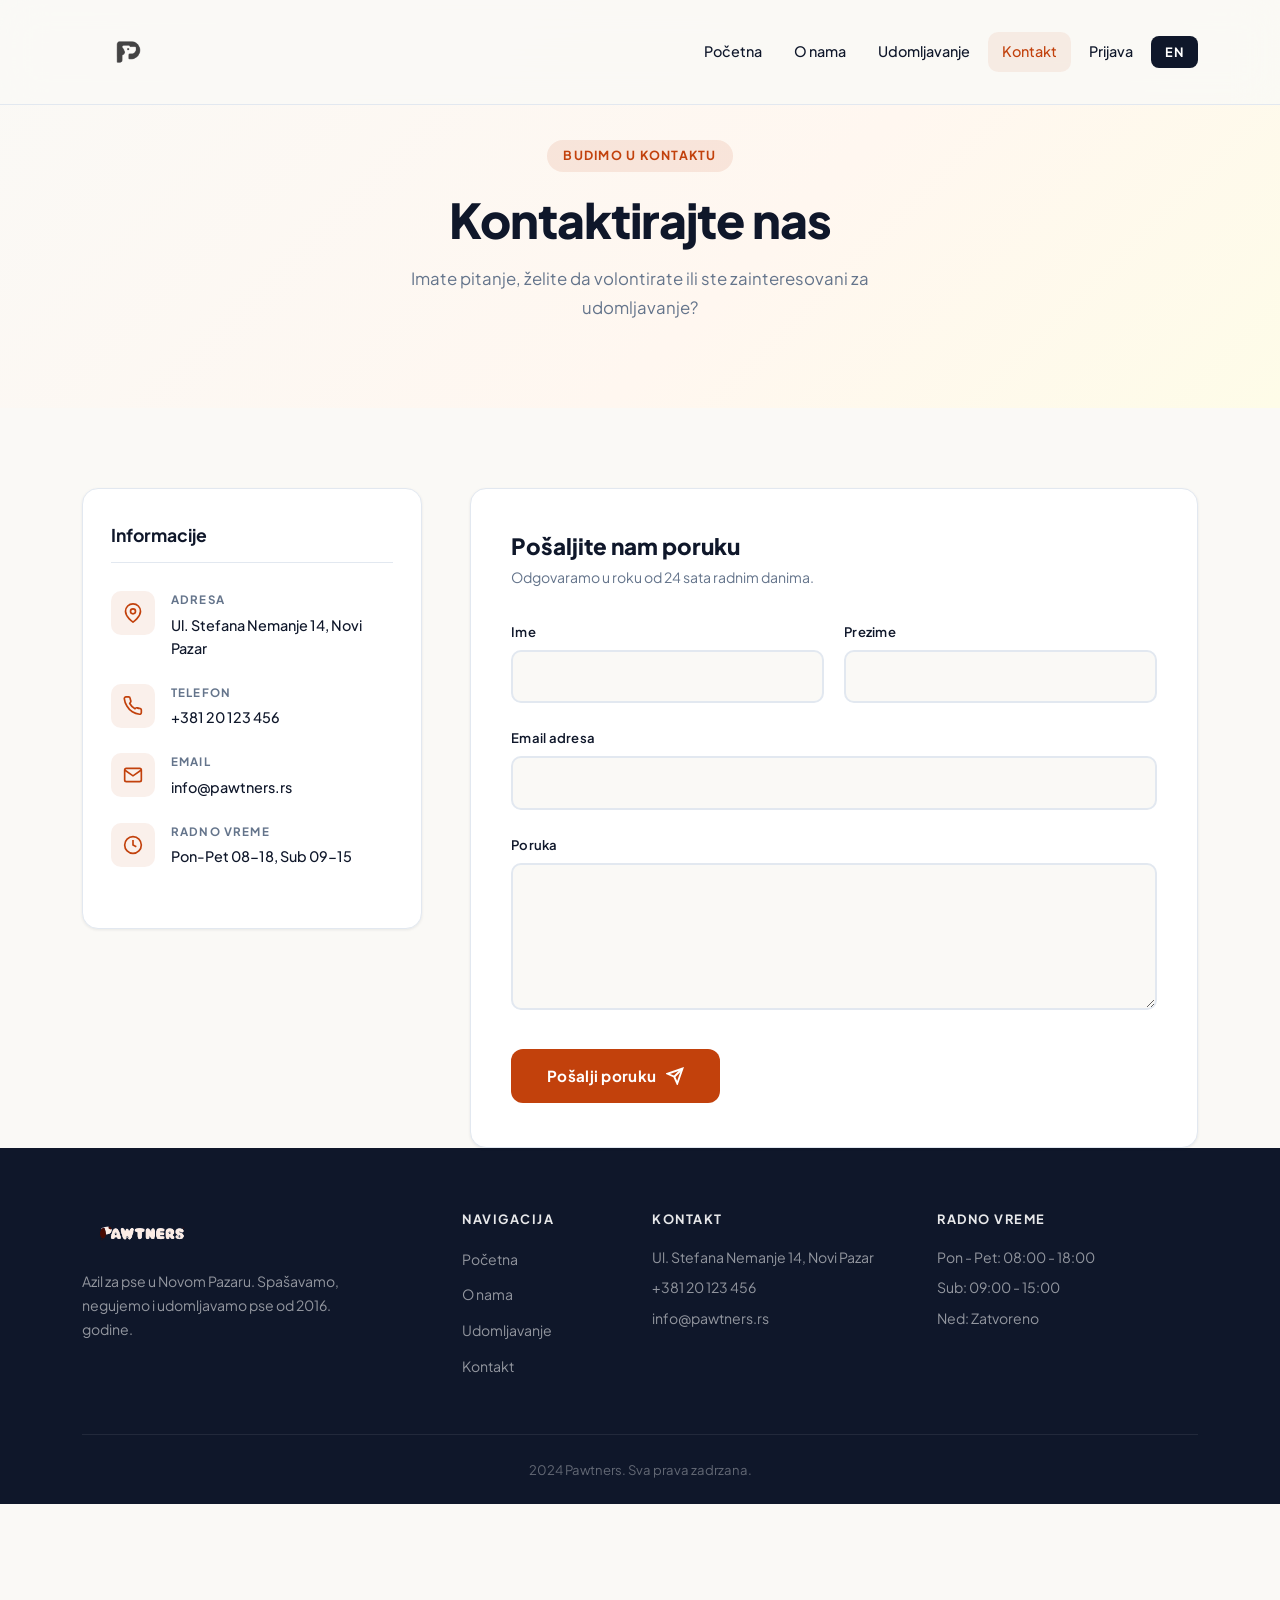
<file: Projekat A/contact/contact.html>
<!DOCTYPE html>
<html lang="sr">
<head>
  <meta charset="UTF-8" />
  <meta name="viewport" content="width=device-width, initial-scale=1.0" />
  <title>Kontakt - Pawtners</title>
  <link rel="preconnect" href="https://fonts.googleapis.com" />
  <link rel="preconnect" href="https://fonts.gstatic.com" crossorigin />
  <link href="https://fonts.googleapis.com/css2?family=Plus+Jakarta+Sans:wght@300;400;500;600;700;800&display=swap" rel="stylesheet" />
  <link href="https://cdn.jsdelivr.net/npm/bootstrap@5.3.3/dist/css/bootstrap.min.css" rel="stylesheet" />
  <link rel="stylesheet" href="style.css" />
</head>
<body>

  <nav class="navbar navbar-expand-lg fixed-top" id="mainNav">
    <div class="container">
      <a class="navbar-brand logo-brand" href="../home/index.html">
        <img src="../imglogo/pawlogo1.png" alt="Pawtners Logo" class="logo-img" style="height: 70px;"/>
      </a>
      <button class="navbar-toggler" type="button" data-bs-toggle="collapse" data-bs-target="#navMenu">
        <span class="toggler-icon"></span>
        <span class="toggler-icon"></span>
        <span class="toggler-icon"></span>
      </button>
      <div class="collapse navbar-collapse" id="navMenu">
        <ul class="navbar-nav ms-auto align-items-center gap-1">
          <li class="nav-item"><a class="nav-link" href="../home/index.html" data-i18n="nav_home">Početna</a></li>
          <li class="nav-item"><a class="nav-link" href="../about/about.html" data-i18n="nav_about">O nama</a></li>
          <li class="nav-item"><a class="nav-link" href="../adopt/adopt.html" data-i18n="nav_adopt">Udomljavanje</a></li>
          <li class="nav-item"><a class="nav-link active" href="../contact/contact.html" data-i18n="nav_contact">Kontakt</a></li>
          <li class="nav-item"><a class="nav-link" href="../login/login.html" data-i18n="nav_login">Prijava</a></li>
          <li class="nav-item lang-switcher">
            <button class="lang-btn" id="langBtn" onclick="toggleLang()">EN</button>
          </li>
        </ul>
      </div>
    </div>
  </nav>

  <!-- PAGE HERO -->
  <section class="page-hero">
    <div class="container">
      <div class="row justify-content-center text-center">
        <div class="col-lg-6">
          <span class="page-eyebrow" data-i18n="contact_eyebrow">Budimo u kontaktu</span>
          <h1 class="page-title" data-i18n="contact_title">Kontaktirajte nas</h1>
          <p class="page-subtitle" data-i18n="contact_subtitle">Imate pitanje, zelite da volontirate ili ste zainteresovani za udomljavanje?</p>
        </div>
      </div>
    </div>
  </section>

  <!-- CONTACT CONTENT -->
  <section class="contact-section">
    <div class="container">
      <div class="row g-5 align-items-start">

        <!-- INFO -->
        <div class="col-lg-4">
          <div class="contact-info-block">
            <h3 class="info-block-title" data-i18n="info_title">Informacije</h3>

            <div class="info-item">
              <div class="info-icon">
                <svg width="20" height="20" viewBox="0 0 24 24" fill="none" stroke="currentColor" stroke-width="2"><path d="M21 10c0 7-9 13-9 13s-9-6-9-13a9 9 0 0 1 18 0z"/><circle cx="12" cy="10" r="3"/></svg>
              </div>
              <div>
                <p class="info-label" data-i18n="info_address_label">Adresa</p>
                <p class="info-value">Ul. Stefana Nemanje 14, Novi Pazar</p>
              </div>
            </div>

            <div class="info-item">
              <div class="info-icon">
                <svg width="20" height="20" viewBox="0 0 24 24" fill="none" stroke="currentColor" stroke-width="2"><path d="M22 16.92v3a2 2 0 0 1-2.18 2 19.79 19.79 0 0 1-8.63-3.07A19.5 19.5 0 0 1 4.69 12 19.79 19.79 0 0 1 1.61 3.35 2 2 0 0 1 3.58 1h3a2 2 0 0 1 2 1.72 12.84 12.84 0 0 0 .7 2.81 2 2 0 0 1-.45 2.11L8.09 9a16 16 0 0 0 6.29 6.29l.61-.61a2 2 0 0 1 2.11-.45 12.84 12.84 0 0 0 2.81.7A2 2 0 0 1 22 16.92z"/></svg>
              </div>
              <div>
                <p class="info-label" data-i18n="info_phone_label">Telefon</p>
                <p class="info-value">+381 20 123 456</p>
              </div>
            </div>

            <div class="info-item">
              <div class="info-icon">
                <svg width="20" height="20" viewBox="0 0 24 24" fill="none" stroke="currentColor" stroke-width="2"><path d="M4 4h16c1.1 0 2 .9 2 2v12c0 1.1-.9 2-2 2H4c-1.1 0-2-.9-2-2V6c0-1.1.9-2 2-2z"/><polyline points="22,6 12,13 2,6"/></svg>
              </div>
              <div>
                <p class="info-label" data-i18n="info_email_label">Email</p>
                <p class="info-value">info@pawtners.rs</p>
              </div>
            </div>

            <div class="info-item">
              <div class="info-icon">
                <svg width="20" height="20" viewBox="0 0 24 24" fill="none" stroke="currentColor" stroke-width="2"><circle cx="12" cy="12" r="10"/><polyline points="12 6 12 12 16 14"/></svg>
              </div>
              <div>
                <p class="info-label" data-i18n="info_hours_label">Radno vreme</p>
                <p class="info-value" data-i18n="info_hours_val">Pon-Pet 08-18, Sub 09-15</p>
              </div>
            </div>
          </div>
        </div>

        <!-- FORM -->
        <div class="col-lg-8">
          <div class="contact-form-card">
            <h3 class="form-card-title" data-i18n="form_title">Pošaljite nam poruku</h3>
            <p class="form-card-subtitle" data-i18n="form_subtitle">Odgovaramo u roku od 24 sata radnim danima.</p>

            <div class="form-row-group">
              <div class="form-group-wrap">
                <label class="field-label" for="firstName" data-i18n="label_ime">Ime</label>
                <input type="text" id="firstName" class="form-field" autocomplete="off" />
                <div class="field-hint" id="hint-firstName" data-i18n="hint_ime">Unesite vaše ime (najmanje 2 karaktera, samo slova).</div>
                <div class="field-error" id="err-firstName" data-i18n="err_general">Podatak nije ispravno unet.</div>
              </div>
              <div class="form-group-wrap">
                <label class="field-label" for="lastName" data-i18n="label_prezime">Prezime</label>
                <input type="text" id="lastName" class="form-field" autocomplete="off" />
                <div class="field-hint" id="hint-lastName" data-i18n="hint_prezime">Unesite vaše prezime (najmanje 2 karaktera, samo slova).</div>
                <div class="field-error" id="err-lastName" data-i18n="err_general">Podatak nije ispravno unet.</div>
              </div>
            </div>

            <div class="form-group-wrap">
              <label class="field-label" for="email" data-i18n="label_email">Email adresa</label>
              <input type="email" id="email" class="form-field" autocomplete="off" />
              <div class="field-hint" id="hint-email" data-i18n="hint_email">Unesite ispravnu email adresu (primer: ime@domen.com).</div>
              <div class="field-error" id="err-email" data-i18n="err_general">Podatak nije ispravno unet.</div>
            </div>

            <div class="form-group-wrap">
              <label class="field-label" for="message" data-i18n="label_poruka">Poruka</label>
              <textarea id="message" class="form-field form-textarea" rows="5"></textarea>
              <div class="field-hint" id="hint-message" data-i18n="hint_poruka">Unesite vašu poruku (najmanje 10 karaktera).</div>
              <div class="field-error" id="err-message" data-i18n="err_general">Podatak nije ispravno unet.</div>
            </div>
<a href="../success/index.html" style="text-decoration: none; display: inline-block;">
  <button type="button" class="btn-submit" id="submitBtn">
    <span data-i18n="btn_send">Pošalji poruku</span>
    <svg width="18" height="18" viewBox="0 0 24 24" fill="none" stroke="currentColor" stroke-width="2.5">
      <line x1="22" y1="2" x2="11" y2="13"/>
      <polygon points="22 2 15 22 11 13 2 9 22 2"/>
    </svg>
  </button>
</a>
<br>
          </div> </div></div> </div>

  <!-- FOOTER -->
  <footer class="site-footer">
    <div class="container">
      <div class="row g-4">
        <div class="col-lg-4">
    <img src="../imglogo/pawtnerslogo.png" alt="Pawtners" class="footer-logo" />
          <p class="footer-desc" data-i18n="footer_desc">Azil za pse u Novom Pazaru. Spašavamo, negujemo i udomljavamo pse od 2016. godine.</p>
        </div>
        <div class="col-lg-2 col-md-4">
          <h5 class="footer-heading" data-i18n="footer_nav">Navigacija</h5>
          <ul class="footer-links">
            <li><a href="../home/index.html" data-i18n="nav_home">Početna</a></li>
            <li><a href="../about/about.html" data-i18n="nav_about">O nama</a></li>
            <li><a href="../adopt/adopt.html" data-i18n="nav_adopt">Udomljavanje</a></li>
            <li><a href="../contact/contact.html" data-i18n="nav_contact">Kontakt</a></li>
          </ul>
        </div>
        <div class="col-lg-3 col-md-4">
          <h5 class="footer-heading" data-i18n="footer_contact_h">Kontakt</h5>
          <p class="footer-contact-item">Ul. Stefana Nemanje 14, Novi Pazar</p>
          <p class="footer-contact-item">+381 20 123 456</p>
          <p class="footer-contact-item">info@pawtners.rs</p>
        </div>
        <div class="col-lg-3 col-md-4">
          <h5 class="footer-heading" data-i18n="footer_hours">Radno vreme</h5>
          <p class="footer-contact-item" data-i18n="hours1">Pon - Pet: 08:00 - 18:00</p>
          <p class="footer-contact-item" data-i18n="hours2">Sub: 09:00 - 15:00</p>
          <p class="footer-contact-item" data-i18n="hours3">Ned: Zatvoreno</p>
        </div>
      </div>
      <div class="footer-bottom">
        <p data-i18n="footer_copy">2026 Pawtners. Sva prava zadržana.</p>
      </div>
    </div>
  </footer>

  <script src="https://cdn.jsdelivr.net/npm/bootstrap@5.3.3/dist/js/bootstrap.bundle.min.js"></script>
  <script src="script.js"></script>
</body>
</html>
</file>
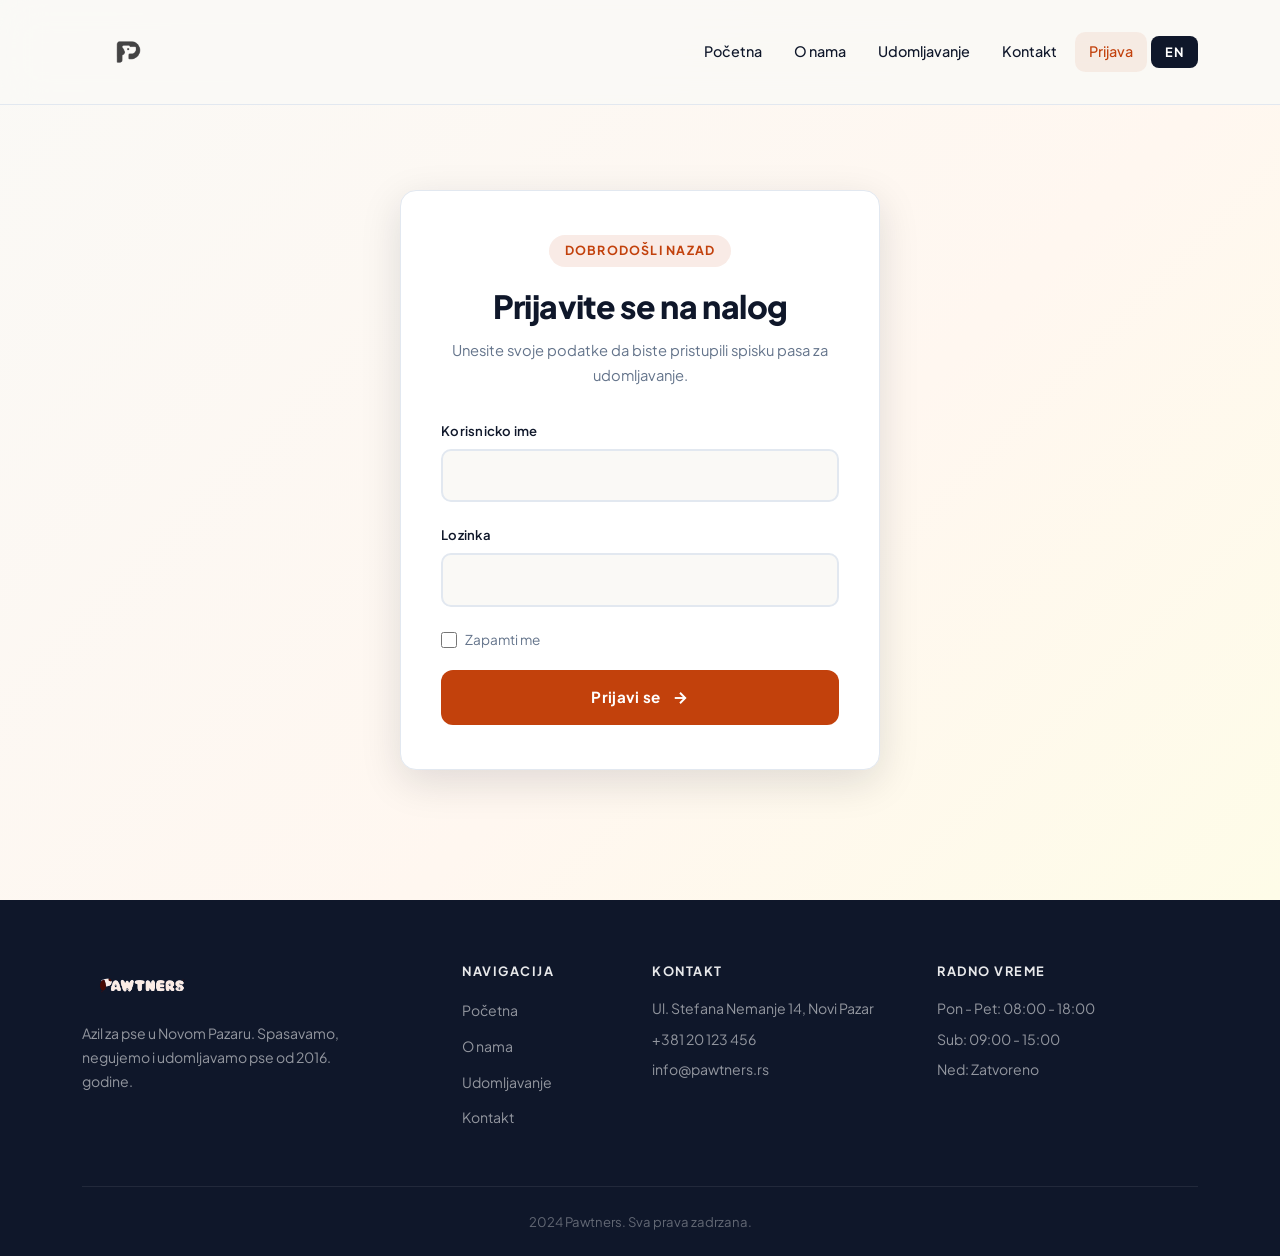
<file: Projekat A/login/login.html>
<!DOCTYPE html>
<html lang="sr">
<head>
  <meta charset="UTF-8" />
  <meta name="viewport" content="width=device-width, initial-scale=1.0" />
  <title>Prijava - Pawtners</title>
  <link rel="preconnect" href="https://fonts.googleapis.com" />
  <link rel="preconnect" href="https://fonts.gstatic.com" crossorigin />
  <link href="https://fonts.googleapis.com/css2?family=Plus+Jakarta+Sans:wght@300;400;500;600;700;800&display=swap" rel="stylesheet" />
  <link href="https://cdn.jsdelivr.net/npm/bootstrap@5.3.3/dist/css/bootstrap.min.css" rel="stylesheet" />
  <link rel="stylesheet" href="style.css" />
</head>
<body>

  <!-- NAVBAR -->
  <nav class="navbar navbar-expand-lg fixed-top" id="mainNav">
    <div class="container">
      <a class="navbar-brand logo-brand" href="../home/index.html">
        <img src="../imglogo/pawlogo1.png" alt="Pawtners Logo" class="logo-img" style="height: 70px;"/>
      </a>
      <button class="navbar-toggler" type="button" data-bs-toggle="collapse" data-bs-target="#navMenu">
        <span class="toggler-icon"></span>
        <span class="toggler-icon"></span>
        <span class="toggler-icon"></span>
      </button>
      <div class="collapse navbar-collapse" id="navMenu">
        <ul class="navbar-nav ms-auto align-items-center gap-1">
          <li class="nav-item"><a class="nav-link" href="../home/index.html" data-i18n="nav_home">Pocetna</a></li>
          <li class="nav-item"><a class="nav-link" href="../about/about.html" data-i18n="nav_about">O nama</a></li>
          <li class="nav-item"><a class="nav-link" href="../adopt/adopt.html" data-i18n="nav_adopt">Udomljavanje</a></li>
          <li class="nav-item"><a class="nav-link" href="../contact/contact.html" data-i18n="nav_contact">Kontakt</a></li>
          <li class="nav-item"><a class="nav-link active" href="../login/login.html" data-i18n="nav_login">Prijava</a></li>
          <li class="nav-item lang-switcher">
            <button class="lang-btn" id="langBtn" onclick="toggleLang()">EN</button>
          </li>
        </ul>
      </div>
    </div>
  </nav>

  <!-- LOGIN SECTION -->
  <section class="login-section">
    <div class="container">
      <div class="login-card">

        <div class="login-card-header">
          <span class="page-eyebrow" data-i18n="login_eyebrow">Dobrodosli nazad</span>
          <h1 class="login-title" data-i18n="login_title">Prijavite se na nalog</h1>
          <p class="login-subtitle" data-i18n="login_subtitle">Unesite svoje podatke da biste pristupili spisku pasa za udomljavanje.</p>
        </div>

        <form id="loginForm" class="login-form" autocomplete="on">

          <div class="form-group-wrap">
            <label class="field-label" for="username" data-i18n="label_username">Korisnicko ime</label>
            <input type="text" id="username" class="form-field" autocomplete="username" />
            <div class="field-hint" id="hint-username" data-i18n="hint_username">Unesite korisnicko ime vaseg naloga.</div>
          </div>

          <div class="form-group-wrap">
            <label class="field-label" for="password" data-i18n="label_password">Lozinka</label>
            <input type="password" id="password" class="form-field" autocomplete="current-password" />
            <div class="field-hint" id="hint-password" data-i18n="hint_password">Unesite lozinku vaseg naloga.</div>
          </div>

          <div class="login-options">
            <label class="remember-label">
              <input type="checkbox" id="rememberMe" />
              <span data-i18n="remember_me">Zapamti me</span>
            </label>
          </div>

          <div class="login-error" id="loginError">
            <svg width="16" height="16" viewBox="0 0 24 24" fill="none" stroke="currentColor" stroke-width="2.5"><circle cx="12" cy="12" r="10"/><line x1="12" y1="8" x2="12" y2="12"/><line x1="12" y1="16" x2="12.01" y2="16"/></svg>
            <span data-i18n="login_error">Pogresno korisnicko ime ili lozinka.</span>
          </div>

          <button type="submit" class="btn-submit login-submit-btn" id="loginBtn">
            <span data-i18n="btn_login">Prijavi se</span>
            <svg width="18" height="18" viewBox="0 0 24 24" fill="none" stroke="currentColor" stroke-width="2.5"><line x1="5" y1="12" x2="19" y2="12"/><polyline points="12 5 19 12 12 19"/></svg>
          </button>

        </form>

      </div>
    </div>
  </section>

  <!-- FOOTER -->
  <footer class="site-footer">
    <div class="container">
      <div class="row g-4">
        <div class="col-lg-4">
          <img src="../imglogo/pawtnerslogo.png" alt="Pawtners" class="footer-logo" />
          <p class="footer-desc" data-i18n="footer_desc">Azil za pse u Novom Pazaru. Spasavamo, negujemo i udomljavamo pse od 2016. godine.</p>
        </div>
        <div class="col-lg-2 col-md-4">
          <h5 class="footer-heading" data-i18n="footer_nav">Navigacija</h5>
          <ul class="footer-links">
            <li><a href="../home/index.html" data-i18n="nav_home">Pocetna</a></li>
            <li><a href="../about/about.html" data-i18n="nav_about">O nama</a></li>
            <li><a href="../adopt/adopt.html" data-i18n="nav_adopt">Udomljavanje</a></li>
            <li><a href="../contact/contact.html" data-i18n="nav_contact">Kontakt</a></li>
          </ul>
        </div>
        <div class="col-lg-3 col-md-4">
          <h5 class="footer-heading" data-i18n="footer_contact">Kontakt</h5>
          <p class="footer-contact-item">Ul. Stefana Nemanje 14, Novi Pazar</p>
          <p class="footer-contact-item">+381 20 123 456</p>
          <p class="footer-contact-item">info@pawtners.rs</p>
        </div>
        <div class="col-lg-3 col-md-4">
          <h5 class="footer-heading" data-i18n="footer_hours">Radno vreme</h5>
          <p class="footer-contact-item" data-i18n="hours1">Pon - Pet: 08:00 - 18:00</p>
          <p class="footer-contact-item" data-i18n="hours2">Sub: 09:00 - 15:00</p>
          <p class="footer-contact-item" data-i18n="hours3">Ned: Zatvoreno</p>
        </div>
      </div>
      <div class="footer-bottom">
        <p data-i18n="footer_copy">2024 Pawtners. Sva prava zadrzana.</p>
      </div>
    </div>
  </footer>

  <script src="https://cdn.jsdelivr.net/npm/bootstrap@5.3.3/dist/js/bootstrap.bundle.min.js"></script>
  <script src="script.js"></script>
</body>
</html>
</file>
<file: Projekat A/home/style.css>
/* === RESET & BASE === */
*, *::before, *::after { box-sizing: border-box; margin: 0; padding: 0; }

:root {
  --bg-warm: #FAF9F6;
  --bg-white: #FFFFFF;
  --text-dark: #0F172A;
  --text-muted: #64748B;
  --accent: #C2410C;
  --accent-light: #FEF3C7;
  --accent-hover: #9A3412;
  --indigo: #4F46E5;
  --border: #E2E8F0;
  --shadow-sm: 0 1px 3px rgba(15,23,42,0.08);
  --shadow-md: 0 4px 16px rgba(15,23,42,0.10);
  --shadow-lg: 0 12px 40px rgba(15,23,42,0.13);
  --radius: 16px;
  --radius-sm: 10px;
}

html { scroll-behavior: smooth; }

body {
  font-family: 'Plus Jakarta Sans', sans-serif;
  background-color: var(--bg-warm);
  color: var(--text-dark);
  line-height: 1.6;
  overflow-x: hidden;
}

/* === NAVBAR === */
#mainNav {
  background: rgba(250,249,246,0.85);
  backdrop-filter: blur(20px);
  -webkit-backdrop-filter: blur(20px);
  border-bottom: 1px solid var(--border);
  padding: 12px 0;
  transition: all 0.3s ease;
  z-index: 1000;
}

#mainNav.scrolled {
  padding: 8px 0;
  box-shadow: var(--shadow-md);
}

.logo-brand { display: flex; align-items: center; text-decoration: none; }

.logo-img {
  height: 44px;
  width: auto;
  object-fit: contain;
}

.nav-link {
  color: var(--text-dark) !important;
  font-weight: 500;
  font-size: 0.9rem;
  padding: 8px 14px !important;
  border-radius: var(--radius-sm);
  transition: all 0.2s ease;
  letter-spacing: 0.01em;
}

.nav-link:hover, .nav-link.active {
  color: var(--accent) !important;
  background: rgba(194,65,12,0.07);
}

.lang-btn {
  background: var(--text-dark);
  color: var(--bg-white);
  border: none;
  border-radius: 8px;
  padding: 6px 14px;
  font-family: 'Plus Jakarta Sans', sans-serif;
  font-weight: 700;
  font-size: 0.8rem;
  cursor: pointer;
  letter-spacing: 0.08em;
  transition: all 0.2s ease;
}

.lang-btn:hover { background: var(--accent); }

.toggler-icon {
  display: block;
  width: 22px;
  height: 2px;
  background: var(--text-dark);
  margin: 5px 0;
  border-radius: 2px;
  transition: 0.3s;
}

.navbar-toggler {
  border: none;
  padding: 6px;
  background: transparent;
}

.navbar-toggler:focus { box-shadow: none; }

/* === BUTTONS === */
.btn-primary-custom {
  display: inline-block;
  background: var(--accent);
  color: #fff !important;
  padding: 14px 32px;
  border-radius: 12px;
  font-weight: 700;
  font-size: 0.95rem;
  text-decoration: none;
  transition: all 0.25s ease;
  border: 2px solid var(--accent);
  letter-spacing: 0.02em;
}

.btn-primary-custom:hover {
  background: var(--accent-hover);
  border-color: var(--accent-hover);
  transform: translateY(-2px);
  box-shadow: 0 8px 24px rgba(194,65,12,0.3);
}

.btn-sm-custom { padding: 10px 22px; font-size: 0.85rem; }

.btn-ghost-custom {
  display: inline-block;
  background: transparent;
  color: var(--text-dark) !important;
  padding: 14px 32px;
  border-radius: 12px;
  font-weight: 600;
  font-size: 0.95rem;
  text-decoration: none;
  border: 2px solid var(--border);
  transition: all 0.25s ease;
}

.btn-ghost-custom:hover {
  border-color: var(--accent);
  color: var(--accent) !important;
  transform: translateY(-2px);
}

.btn-white-custom {
  display: inline-block;
  background: #fff;
  color: var(--accent) !important;
  padding: 14px 32px;
  border-radius: 12px;
  font-weight: 700;
  font-size: 0.95rem;
  text-decoration: none;
  transition: all 0.25s ease;
  border: 2px solid #fff;
}

.btn-white-custom:hover {
  background: transparent;
  color: #fff !important;
  transform: translateY(-2px);
}

/* === HERO === */
.hero-section {
  min-height: 100vh;
  background: linear-gradient(135deg, var(--bg-warm) 0%, #FFF7F0 50%, #FEFCE8 100%);
  display: flex;
  align-items: center;
  position: relative;
  overflow: hidden;
  padding-top: 90px;
}

.hero-bg-shapes { position: absolute; inset: 0; pointer-events: none; overflow: hidden; }

.shape {
  position: absolute;
  border-radius: 50%;
  filter: blur(80px);
}

.shape-1 {
  width: 500px; height: 500px;
  background: rgba(194,65,12,0.08);
  top: -150px; right: -100px;
}

.shape-2 {
  width: 350px; height: 350px;
  background: rgba(79,70,229,0.06);
  bottom: -50px; left: -80px;
}

.shape-3 {
  width: 250px; height: 250px;
  background: rgba(194,65,12,0.05);
  top: 40%; left: 40%;
}

.hero-eyebrow {
  display: inline-block;
  background: rgba(194,65,12,0.1);
  color: var(--accent);
  border-radius: 100px;
  padding: 6px 16px;
  font-size: 0.8rem;
  font-weight: 700;
  letter-spacing: 0.1em;
  text-transform: uppercase;
  margin-bottom: 20px;
}

.hero-title {
  font-size: clamp(2rem, 5vw, 3.6rem);
  font-weight: 800;
  line-height: 1.13;
  color: var(--text-dark);
  margin-bottom: 20px;
  letter-spacing: -0.02em;
}

.hero-desc {
  font-size: 1.1rem;
  color: var(--text-muted);
  max-width: 480px;
  margin-bottom: 36px;
  line-height: 1.7;
}

.hero-cta-group { display: flex; gap: 14px; flex-wrap: wrap; }

.hero-card-visual {
  position: relative;
  width: 380px;
  height: 380px;
}

.hero-paw-decoration {
  position: absolute;
  top: 50%; left: 50%;
  transform: translate(-50%, -50%);
  opacity: 0.7;
}

.hero-stat-card {
  position: absolute;
  background: var(--bg-white);
  border-radius: var(--radius);
  padding: 18px 24px;
  box-shadow: var(--shadow-lg);
  display: flex;
  flex-direction: column;
  align-items: center;
  animation: float 4s ease-in-out infinite;
}

.card-1 { top: 10px; left: -20px; animation-delay: 0s; }
.card-2 { top: 50%; right: -20px; transform: translateY(-50%); animation-delay: 1.3s; }
.card-3 { bottom: 10px; left: 30px; animation-delay: 2.6s; }

@keyframes float {
  0%, 100% { transform: translateY(0); }
  50% { transform: translateY(-10px); }
}
.card-2 { animation: float2 4s ease-in-out infinite 1.3s; }
@keyframes float2 {
  0%, 100% { transform: translateY(-50%); }
  50% { transform: translateY(calc(-50% - 10px)); }
}

.stat-number {
  font-size: 2rem;
  font-weight: 800;
  color: var(--accent);
  line-height: 1;
}

.stat-label {
  font-size: 0.75rem;
  color: var(--text-muted);
  font-weight: 500;
  margin-top: 4px;
}

.hero-scroll-indicator {
  position: absolute;
  bottom: 36px;
  left: 50%;
  transform: translateX(-50%);
}

.scroll-dot {
  width: 6px;
  height: 6px;
  background: var(--accent);
  border-radius: 50%;
  animation: scrollBounce 1.6s ease-in-out infinite;
}

@keyframes scrollBounce {
  0%, 100% { transform: translateY(0); opacity: 1; }
  50% { transform: translateY(10px); opacity: 0.4; }
}

/* === MISSION STRIP === */
.mission-strip {
  background: var(--bg-white);
  padding: 64px 0;
  border-top: 1px solid var(--border);
  border-bottom: 1px solid var(--border);
}

.mission-item {
  display: flex;
  gap: 20px;
  align-items: flex-start;
}

.mission-icon {
  width: 56px;
  height: 56px;
  background: rgba(194,65,12,0.1);
  border-radius: var(--radius-sm);
  display: flex;
  align-items: center;
  justify-content: center;
  flex-shrink: 0;
  color: var(--accent);
}

.mission-title {
  font-size: 1.05rem;
  font-weight: 700;
  margin-bottom: 6px;
  color: var(--text-dark);
}

.mission-text {
  font-size: 0.88rem;
  color: var(--text-muted);
  line-height: 1.6;
  margin: 0;
}

/* === SECTION COMMON === */
.section-header { text-align: center; margin-bottom: 48px; }

.section-eyebrow {
  display: inline-block;
  color: var(--accent);
  font-size: 0.78rem;
  font-weight: 700;
  letter-spacing: 0.12em;
  text-transform: uppercase;
  margin-bottom: 12px;
}

.section-title {
  font-size: clamp(1.6rem, 3vw, 2.4rem);
  font-weight: 800;
  color: var(--text-dark);
  margin-bottom: 14px;
  letter-spacing: -0.02em;
}

.section-subtitle {
  font-size: 1rem;
  color: var(--text-muted);
  max-width: 520px;
  margin: 0 auto;
  line-height: 1.7;
}

/* === FEATURED DOGS === */
.featured-section { padding: 96px 0; background: var(--bg-warm); }

.dog-card-preview {
  background: var(--bg-white);
  border-radius: var(--radius);
  overflow: hidden;
  box-shadow: var(--shadow-sm);
  border: 1px solid var(--border);
  transition: all 0.3s ease;
}

.dog-card-preview:hover {
  transform: translateY(-4px);
  box-shadow: var(--shadow-lg);
}

.blurred-card { filter: blur(6px); pointer-events: none; opacity: 0.5; }

.dog-card-img-wrap {
  height: 200px;
  background: linear-gradient(135deg, #FEF3C7, #FECACA);
  display: flex;
  align-items: center;
  justify-content: center;
}

.dog-img-placeholder {
  width: 100%;
  height: 100%;
  display: flex;
  align-items: center;
  justify-content: center;
}

.dog-card-body { padding: 20px; }
.dog-name { font-size: 1.05rem; font-weight: 700; margin-bottom: 8px; color: var(--text-dark); }
.dog-info { font-size: 0.85rem; color: var(--text-muted); margin-bottom: 16px; line-height: 1.6; }

.placeholder-line {
  height: 14px;
  background: var(--border);
  border-radius: 8px;
  margin-bottom: 10px;
}
.placeholder-line.short { width: 60%; }

/* === STATS SECTION === */
.stats-section {
  background: var(--text-dark);
  padding: 80px 0;
}

.stat-block { padding: 20px; }

.big-stat {
  font-size: clamp(2.5rem, 6vw, 4rem);
  font-weight: 800;
  color: var(--accent);
  line-height: 1;
}

.big-stat-plus {
  font-size: clamp(1.5rem, 3vw, 2rem);
  font-weight: 800;
  color: var(--accent);
}

.stat-desc {
  font-size: 0.9rem;
  color: rgba(255,255,255,0.6);
  margin-top: 8px;
  font-weight: 500;
  margin-bottom: 0;
}

/* === CTA SECTION === */
.cta-section { padding: 80px 0; background: var(--bg-warm); }

.cta-card {
  background: linear-gradient(135deg, var(--accent), #9A3412);
  border-radius: 24px;
  padding: 56px 48px;
  box-shadow: 0 20px 60px rgba(194,65,12,0.25);
}

.cta-title {
  font-size: clamp(1.6rem, 3vw, 2.2rem);
  font-weight: 800;
  color: #fff;
  margin-bottom: 12px;
}

.cta-text {
  font-size: 1rem;
  color: rgba(255,255,255,0.8);
  margin-bottom: 0;
}

/* === FOOTER === */
.site-footer {
  background: var(--text-dark);
  padding: 64px 0 0;
  color: rgba(255,255,255,0.7);
}

.footer-logo { height: 40px; margin-bottom: 18px; }

.footer-desc {
  font-size: 0.88rem;
  line-height: 1.7;
  color: rgba(255,255,255,0.55);
  max-width: 280px;
}

.footer-heading {
  font-size: 0.8rem;
  font-weight: 700;
  letter-spacing: 0.12em;
  text-transform: uppercase;
  color: rgba(255,255,255,0.9);
  margin-bottom: 18px;
}

.footer-links { list-style: none; padding: 0; }
.footer-links li { margin-bottom: 10px; }

.footer-links a {
  color: rgba(255,255,255,0.55);
  text-decoration: none;
  font-size: 0.88rem;
  transition: color 0.2s;
}

.footer-links a:hover { color: var(--accent); }

.footer-contact-item {
  font-size: 0.88rem;
  color: rgba(255,255,255,0.55);
  margin-bottom: 8px;
}

.footer-bottom {
  border-top: 1px solid rgba(255,255,255,0.08);
  padding: 24px 0;
  margin-top: 40px;
  text-align: center;
}

.footer-bottom p {
  font-size: 0.82rem;
  color: rgba(255,255,255,0.35);
  margin: 0;
}

/* === RESPONSIVE === */
@media (max-width: 768px) {
  .hero-cta-group { flex-direction: column; align-items: flex-start; }
  .cta-card { padding: 36px 24px; }
  .hero-section { padding-top: 100px; padding-bottom: 40px; }
  .mission-item { flex-direction: column; }
}
</file>
<file: Projekat A/success/style.css>
*, *::before, *::after { box-sizing: border-box; margin: 0; padding: 0; }

:root {
  --bg-warm: #FAF9F6;
  --bg-white: #FFFFFF;
  --text-dark: #0F172A;
  --text-muted: #64748B;
  --accent: #C2410C;
  --accent-hover: #9A3412;
  --success: #16A34A;
  --border: #E2E8F0;
  --shadow-sm: 0 1px 3px rgba(15,23,42,0.08);
  --shadow-md: 0 4px 16px rgba(15,23,42,0.10);
  --shadow-lg: 0 12px 40px rgba(15,23,42,0.13);
  --radius: 16px;
  --radius-sm: 10px;
}

html { scroll-behavior: smooth; }

body {
  font-family: 'Plus Jakarta Sans', sans-serif;
  background-color: var(--bg-warm);
  color: var(--text-dark);
  line-height: 1.6;
  overflow-x: hidden;
}

/* NAVBAR */
#mainNav { background: rgba(250,249,246,0.85); backdrop-filter: blur(20px); -webkit-backdrop-filter: blur(20px); border-bottom: 1px solid var(--border); padding: 12px 0; transition: all 0.3s ease; z-index: 1000; }
#mainNav.scrolled { padding: 8px 0; box-shadow: var(--shadow-md); }
.logo-brand { display: flex; align-items: center; text-decoration: none; }
.logo-img { height: 44px; width: auto; object-fit: contain; }
.nav-link { color: var(--text-dark) !important; font-weight: 500; font-size: 0.9rem; padding: 8px 14px !important; border-radius: var(--radius-sm); transition: all 0.2s ease; }
.nav-link:hover, .nav-link.active { color: var(--accent) !important; background: rgba(194,65,12,0.07); }
.lang-btn { background: var(--text-dark); color: var(--bg-white); border: none; border-radius: 8px; padding: 6px 14px; font-family: 'Plus Jakarta Sans', sans-serif; font-weight: 700; font-size: 0.8rem; cursor: pointer; letter-spacing: 0.08em; transition: all 0.2s ease; }
.lang-btn:hover { background: var(--accent); }
.toggler-icon { display: block; width: 22px; height: 2px; background: var(--text-dark); margin: 5px 0; border-radius: 2px; }
.navbar-toggler { border: none; padding: 6px; background: transparent; }
.navbar-toggler:focus { box-shadow: none; }

/* BUTTONS */
.btn-primary-custom {
  display: inline-block;
  background: var(--accent);
  color: #fff !important;
  padding: 14px 32px;
  border-radius: 12px;
  font-weight: 700;
  font-size: 0.95rem;
  text-decoration: none;
  transition: all 0.25s ease;
  border: 2px solid var(--accent);
  letter-spacing: 0.02em;
}

.btn-primary-custom:hover {
  background: var(--accent-hover);
  border-color: var(--accent-hover);
  transform: translateY(-2px);
  box-shadow: 0 8px 24px rgba(194,65,12,0.3);
}

.btn-ghost-custom {
  display: inline-block;
  background: transparent;
  color: var(--text-dark) !important;
  padding: 14px 32px;
  border-radius: 12px;
  font-weight: 600;
  font-size: 0.95rem;
  text-decoration: none;
  border: 2px solid var(--border);
  transition: all 0.25s ease;
}

.btn-ghost-custom:hover {
  border-color: var(--accent);
  color: var(--accent) !important;
  transform: translateY(-2px);
  background: var(--bg-white);
}

/* PAGE EYEBROW */
.page-eyebrow {
  display: inline-block;
  background: rgba(194,65,12,0.1);
  color: var(--accent);
  border-radius: 100px;
  padding: 6px 16px;
  font-size: 0.78rem;
  font-weight: 700;
  letter-spacing: 0.1em;
  text-transform: uppercase;
  margin-bottom: 20px;
}

/* SUCCESS SECTION */
.success-section {
  min-height: 100vh;
  display: flex;
  align-items: center;
  justify-content: center;
  background: linear-gradient(135deg, var(--bg-warm) 0%, #FFF7F0 60%, #FEFCE8 100%);
  padding: 140px 0 80px;
  text-align: center;
}

.success-card {
  max-width: 560px;
  margin: 0 auto;
  background: var(--bg-white);
  border-radius: var(--radius);
  border: 1px solid var(--border);
  box-shadow: var(--shadow-lg);
  padding: 56px 48px;
}

.success-icon-wrap {
  width: 96px;
  height: 96px;
  background: rgba(22,163,74,0.08);
  border-radius: 50%;
  display: flex;
  align-items: center;
  justify-content: center;
  margin: 0 auto 28px;
}

.success-title {
  font-size: clamp(1.6rem, 3vw, 2.2rem);
  font-weight: 800;
  color: var(--text-dark);
  margin-bottom: 16px;
  letter-spacing: -0.02em;
}

.success-text {
  font-size: 0.98rem;
  color: var(--text-muted);
  line-height: 1.75;
  margin-bottom: 36px;
}

.success-actions {
  display: flex;
  gap: 14px;
  justify-content: center;
  flex-wrap: wrap;
}

/* FOOTER */
.site-footer { background: var(--text-dark); padding: 64px 0 0; }
.footer-logo { height: 40px; margin-bottom: 18px; }
.footer-desc { font-size: 0.88rem; line-height: 1.7; color: rgba(255,255,255,0.55); max-width: 280px; }
.footer-heading { font-size: 0.8rem; font-weight: 700; letter-spacing: 0.12em; text-transform: uppercase; color: rgba(255,255,255,0.9); margin-bottom: 18px; }
.footer-links { list-style: none; padding: 0; }
.footer-links li { margin-bottom: 10px; }
.footer-links a { color: rgba(255,255,255,0.55); text-decoration: none; font-size: 0.88rem; transition: color 0.2s; }
.footer-links a:hover { color: var(--accent); }
.footer-contact-item { font-size: 0.88rem; color: rgba(255,255,255,0.55); margin-bottom: 8px; }
.footer-bottom { border-top: 1px solid rgba(255,255,255,0.08); padding: 24px 0; margin-top: 40px; text-align: center; }
.footer-bottom p { font-size: 0.82rem; color: rgba(255,255,255,0.35); margin: 0; }

@media (max-width: 576px) {
  .success-card { padding: 40px 24px; }
  .success-actions { flex-direction: column; }
  .success-actions a { width: 100%; }
}
</file>
<file: Projekat A/about/style.css>
/* === RESET & BASE === */
*, *::before, *::after { box-sizing: border-box; margin: 0; padding: 0; }

:root {
  --bg-warm: #FAF9F6;
  --bg-white: #FFFFFF;
  --text-dark: #0F172A;
  --text-muted: #64748B;
  --accent: #C2410C;
  --accent-light: #FEF3C7;
  --accent-hover: #9A3412;
  --border: #E2E8F0;
  --shadow-sm: 0 1px 3px rgba(15,23,42,0.08);
  --shadow-md: 0 4px 16px rgba(15,23,42,0.10);
  --shadow-lg: 0 12px 40px rgba(15,23,42,0.13);
  --radius: 16px;
  --radius-sm: 10px;
}

html { scroll-behavior: smooth; }

body {
  font-family: 'Plus Jakarta Sans', sans-serif;
  background-color: var(--bg-warm);
  color: var(--text-dark);
  line-height: 1.6;
  overflow-x: hidden;
}

/* NAVBAR */
#mainNav {
  background: rgba(250,249,246,0.85);
  backdrop-filter: blur(20px);
  -webkit-backdrop-filter: blur(20px);
  border-bottom: 1px solid var(--border);
  padding: 12px 0;
  transition: all 0.3s ease;
  z-index: 1000;
}
#mainNav.scrolled { padding: 8px 0; box-shadow: var(--shadow-md); }
.logo-brand { display: flex; align-items: center; text-decoration: none; }
.logo-img { height: 44px; width: auto; object-fit: contain; }
.nav-link { color: var(--text-dark) !important; font-weight: 500; font-size: 0.9rem; padding: 8px 14px !important; border-radius: var(--radius-sm); transition: all 0.2s ease; }
.nav-link:hover, .nav-link.active { color: var(--accent) !important; background: rgba(194,65,12,0.07); }
.lang-btn { background: var(--text-dark); color: var(--bg-white); border: none; border-radius: 8px; padding: 6px 14px; font-family: 'Plus Jakarta Sans', sans-serif; font-weight: 700; font-size: 0.8rem; cursor: pointer; letter-spacing: 0.08em; transition: all 0.2s ease; }
.lang-btn:hover { background: var(--accent); }
.toggler-icon { display: block; width: 22px; height: 2px; background: var(--text-dark); margin: 5px 0; border-radius: 2px; }
.navbar-toggler { border: none; padding: 6px; background: transparent; }
.navbar-toggler:focus { box-shadow: none; }

/* BUTTONS */
.btn-primary-custom { display: inline-block; background: var(--accent); color: #fff !important; padding: 14px 32px; border-radius: 12px; font-weight: 700; font-size: 0.95rem; text-decoration: none; transition: all 0.25s ease; border: 2px solid var(--accent); letter-spacing: 0.02em; }
.btn-primary-custom:hover { background: var(--accent-hover); border-color: var(--accent-hover); transform: translateY(-2px); box-shadow: 0 8px 24px rgba(194,65,12,0.3); }

/* PAGE HERO */
.page-hero {
  background: linear-gradient(135deg, var(--bg-warm) 0%, #FFF7F0 60%, #FEFCE8 100%);
  padding: 140px 0 80px;
  position: relative;
  overflow: hidden;
  text-align: center;
}

.page-eyebrow {
  display: inline-block;
  background: rgba(194,65,12,0.1);
  color: var(--accent);
  border-radius: 100px;
  padding: 6px 16px;
  font-size: 0.78rem;
  font-weight: 700;
  letter-spacing: 0.1em;
  text-transform: uppercase;
  margin-bottom: 20px;
}

.page-title {
  font-size: clamp(2rem, 5vw, 3.2rem);
  font-weight: 800;
  color: var(--text-dark);
  margin-bottom: 20px;
  letter-spacing: -0.02em;
  line-height: 1.15;
}

.page-subtitle {
  font-size: 1.05rem;
  color: var(--text-muted);
  max-width: 500px;
  margin: 0 auto;
  line-height: 1.7;
}

.page-hero-decoration {
  position: absolute;
  bottom: 0; left: 0; right: 0;
  height: 60px;
  background: var(--bg-warm);
  clip-path: ellipse(55% 100% at 50% 100%);
}

/* STORY SECTION */
.story-section {
  padding: 96px 0;
  background: var(--bg-white);
}

.story-visual {
  position: relative;
  height: 360px;
}

.story-card {
  position: absolute;
  border-radius: var(--radius);
  padding: 28px;
  box-shadow: var(--shadow-lg);
}

.story-card-main {
  background: var(--bg-white);
  border: 1px solid var(--border);
  width: 85%;
  top: 0; left: 0;
}

.story-icon-wrap {
  width: 72px; height: 72px;
  background: rgba(194,65,12,0.08);
  border-radius: 18px;
  display: flex;
  align-items: center;
  justify-content: center;
  margin-bottom: 20px;
}

.story-card-main h3 {
  font-size: 1.1rem;
  font-weight: 700;
  color: var(--text-dark);
  margin-bottom: 8px;
}

.story-card-main p {
  font-size: 0.88rem;
  color: var(--text-muted);
  margin: 0;
}

.story-card-accent {
  background: linear-gradient(135deg, var(--accent), #9A3412);
  color: #fff;
  width: 55%;
  bottom: 0; right: 0;
  text-align: center;
}

.accent-number {
  font-size: 3rem;
  font-weight: 800;
  line-height: 1;
  display: block;
  margin-bottom: 8px;
}

.story-card-accent p {
  font-size: 0.85rem;
  color: rgba(255,255,255,0.8);
  margin: 0;
}

.section-eyebrow {
  display: inline-block;
  color: var(--accent);
  font-size: 0.78rem;
  font-weight: 700;
  letter-spacing: 0.12em;
  text-transform: uppercase;
  margin-bottom: 12px;
}

.section-title {
  font-size: clamp(1.6rem, 3vw, 2.4rem);
  font-weight: 800;
  color: var(--text-dark);
  margin-bottom: 20px;
  letter-spacing: -0.02em;
}

.section-subtitle {
  font-size: 1rem;
  color: var(--text-muted);
  max-width: 520px;
  margin: 0 auto;
  line-height: 1.7;
}

.section-header { text-align: center; margin-bottom: 48px; }

.story-text {
  font-size: 0.95rem;
  color: var(--text-muted);
  line-height: 1.75;
  margin-bottom: 16px;
}

/* VALUES SECTION */
.values-section {
  padding: 96px 0;
  background: var(--bg-warm);
}

.value-card {
  background: var(--bg-white);
  border-radius: var(--radius);
  padding: 32px;
  border: 1px solid var(--border);
  height: 100%;
  transition: all 0.3s ease;
}

.value-card:hover {
  transform: translateY(-4px);
  box-shadow: var(--shadow-lg);
  border-color: var(--accent);
}

.value-number {
  font-size: 0.75rem;
  font-weight: 800;
  color: var(--accent);
  letter-spacing: 0.1em;
  margin-bottom: 20px;
  font-variant-numeric: tabular-nums;
}

.value-title {
  font-size: 1.1rem;
  font-weight: 700;
  color: var(--text-dark);
  margin-bottom: 12px;
}

.value-text {
  font-size: 0.88rem;
  color: var(--text-muted);
  line-height: 1.7;
  margin: 0;
}

/* TEAM SECTION */
.team-section {
  padding: 96px 0;
  background: var(--bg-white);
}

.team-card {
  background: var(--bg-warm);
  border-radius: var(--radius);
  padding: 36px 28px;
  text-align: center;
  border: 1px solid var(--border);
  transition: all 0.3s ease;
}

.team-card:hover {
  transform: translateY(-4px);
  box-shadow: var(--shadow-lg);
}

.team-avatar {
  width: 72px; height: 72px;
  background: linear-gradient(135deg, var(--accent), #9A3412);
  border-radius: 50%;
  display: flex;
  align-items: center;
  justify-content: center;
  font-size: 1.2rem;
  font-weight: 800;
  color: #fff;
  margin: 0 auto 20px;
  letter-spacing: 0.05em;
}

.team-name {
  font-size: 1.05rem;
  font-weight: 700;
  color: var(--text-dark);
  margin-bottom: 6px;
}

.team-role {
  font-size: 0.8rem;
  color: var(--accent);
  font-weight: 600;
  text-transform: uppercase;
  letter-spacing: 0.08em;
  margin-bottom: 14px;
}

.team-bio {
  font-size: 0.88rem;
  color: var(--text-muted);
  line-height: 1.65;
  margin: 0;
}

/* FOOTER */
.site-footer { background: var(--text-dark); padding: 64px 0 0; color: rgba(255,255,255,0.7); }
.footer-logo { height: 40px; margin-bottom: 18px; }
.footer-desc { font-size: 0.88rem; line-height: 1.7; color: rgba(255,255,255,0.55); max-width: 280px; }
.footer-heading { font-size: 0.8rem; font-weight: 700; letter-spacing: 0.12em; text-transform: uppercase; color: rgba(255,255,255,0.9); margin-bottom: 18px; }
.footer-links { list-style: none; padding: 0; }
.footer-links li { margin-bottom: 10px; }
.footer-links a { color: rgba(255,255,255,0.55); text-decoration: none; font-size: 0.88rem; transition: color 0.2s; }
.footer-links a:hover { color: var(--accent); }
.footer-contact-item { font-size: 0.88rem; color: rgba(255,255,255,0.55); margin-bottom: 8px; }
.footer-bottom { border-top: 1px solid rgba(255,255,255,0.08); padding: 24px 0; margin-top: 40px; text-align: center; }
.footer-bottom p { font-size: 0.82rem; color: rgba(255,255,255,0.35); margin: 0; }

@media (max-width: 991px) {
  .story-visual { height: auto; margin-bottom: 40px; }
  .story-card { position: relative; width: 100%; margin-bottom: 20px; }
  .story-card-accent { width: 100%; }
}
</file>
<file: Projekat A/adopt/style.css>
*, *::before, *::after { box-sizing: border-box; margin: 0; padding: 0; }

:root {
  --bg-warm: #FAF9F6;
  --bg-white: #FFFFFF;
  --text-dark: #0F172A;
  --text-muted: #64748B;
  --accent: #C2410C;
  --accent-hover: #9A3412;
  --border: #E2E8F0;
  --shadow-sm: 0 1px 3px rgba(15,23,42,0.08);
  --shadow-md: 0 4px 16px rgba(15,23,42,0.10);
  --shadow-lg: 0 12px 40px rgba(15,23,42,0.13);
  --radius: 16px;
  --radius-sm: 10px;
}

html { scroll-behavior: smooth; }

body {
  font-family: 'Plus Jakarta Sans', sans-serif;
  background-color: var(--bg-warm);
  color: var(--text-dark);
  line-height: 1.6;
  overflow-x: hidden;
}

/* NAVBAR */
#mainNav { background: rgba(250,249,246,0.85); backdrop-filter: blur(20px); -webkit-backdrop-filter: blur(20px); border-bottom: 1px solid var(--border); padding: 12px 0; transition: all 0.3s ease; z-index: 1000; }
#mainNav.scrolled { padding: 8px 0; box-shadow: var(--shadow-md); }
.logo-brand { display: flex; align-items: center; text-decoration: none; }
.logo-img { height: 44px; width: auto; object-fit: contain; }
.nav-link { color: var(--text-dark) !important; font-weight: 500; font-size: 0.9rem; padding: 8px 14px !important; border-radius: var(--radius-sm); transition: all 0.2s ease; }
.nav-link:hover, .nav-link.active { color: var(--accent) !important; background: rgba(194,65,12,0.07); }
.lang-btn { background: var(--text-dark); color: var(--bg-white); border: none; border-radius: 8px; padding: 6px 14px; font-family: 'Plus Jakarta Sans', sans-serif; font-weight: 700; font-size: 0.8rem; cursor: pointer; letter-spacing: 0.08em; transition: all 0.2s ease; }
.lang-btn:hover { background: var(--accent); }
.toggler-icon { display: block; width: 22px; height: 2px; background: var(--text-dark); margin: 5px 0; border-radius: 2px; }
.navbar-toggler { border: none; padding: 6px; background: transparent; }
.navbar-toggler:focus { box-shadow: none; }

/* PAGE HERO */
.page-hero {
  background: linear-gradient(135deg, var(--bg-warm) 0%, #FFF7F0 60%, #FEFCE8 100%);
  padding: 140px 0 70px;
  text-align: center;
}

.page-eyebrow {
  display: inline-block;
  background: rgba(194,65,12,0.1);
  color: var(--accent);
  border-radius: 100px;
  padding: 6px 16px;
  font-size: 0.78rem;
  font-weight: 700;
  letter-spacing: 0.1em;
  text-transform: uppercase;
  margin-bottom: 20px;
}

.page-title {
  font-size: clamp(2rem, 5vw, 3rem);
  font-weight: 800;
  color: var(--text-dark);
  margin-bottom: 18px;
  letter-spacing: -0.02em;
  line-height: 1.15;
}

.page-subtitle {
  font-size: 1.05rem;
  color: var(--text-muted);
  line-height: 1.7;
}

/* DOGS SECTION */
.dogs-section { padding: 60px 0 96px; }

/* CONTROLS */
.dogs-controls {
  display: flex;
  gap: 16px;
  align-items: center;
  margin-bottom: 36px;
  flex-wrap: wrap;
  display: none;
}

.dogs-controls.visible { display: flex; }

.search-wrap {
  flex: 1;
  min-width: 240px;
  position: relative;
  display: flex;
  align-items: center;
}

.search-wrap svg {
  position: absolute;
  left: 14px;
  pointer-events: none;
}

.search-input {
  width: 100%;
  background: var(--bg-white);
  border: 2px solid var(--border);
  border-radius: var(--radius-sm);
  padding: 11px 16px 11px 44px;
  font-family: 'Plus Jakarta Sans', sans-serif;
  font-size: 0.9rem;
  color: var(--text-dark);
  outline: none;
  transition: border-color 0.2s;
}

.search-input:focus { border-color: var(--accent); }

.filter-select {
  background: var(--bg-white);
  border: 2px solid var(--border);
  border-radius: var(--radius-sm);
  padding: 11px 16px;
  font-family: 'Plus Jakarta Sans', sans-serif;
  font-size: 0.88rem;
  color: var(--text-dark);
  outline: none;
  cursor: pointer;
  transition: border-color 0.2s;
}

.filter-select:focus { border-color: var(--accent); }

/* DOGS CONTENT WRAP */
.dogs-content-wrap {
  position: relative;
  min-height: 500px;
}

/* AUTH OVERLAY - Glassmorphism */
.auth-overlay {
  position: absolute;
  inset: 0;
  z-index: 10;
  background: rgba(250, 249, 246, 0.55);
  backdrop-filter: blur(18px);
  -webkit-backdrop-filter: blur(18px);
  border-radius: var(--radius);
  display: flex;
  align-items: center;
  justify-content: center;
  border: 1px solid rgba(255,255,255,0.6);
  box-shadow: 0 8px 40px rgba(15,23,42,0.12);
}

.auth-overlay.hidden { display: none; }

.overlay-inner {
  text-align: center;
  padding: 48px 40px;
  max-width: 440px;
  background: rgba(255,255,255,0.72);
  border-radius: 24px;
  border: 1px solid rgba(255,255,255,0.85);
  box-shadow: 0 20px 60px rgba(15,23,42,0.1);
}

.overlay-lock-icon {
  width: 80px; height: 80px;
  background: rgba(194,65,12,0.08);
  border-radius: 50%;
  display: flex;
  align-items: center;
  justify-content: center;
  margin: 0 auto 24px;
}

.overlay-title {
  font-size: 1.4rem;
  font-weight: 800;
  color: var(--text-dark);
  margin-bottom: 12px;
}

.overlay-text {
  font-size: 0.92rem;
  color: var(--text-muted);
  line-height: 1.7;
  margin-bottom: 28px;
}

.overlay-btn {
  display: inline-block;
  background: var(--accent);
  color: #fff !important;
  padding: 14px 36px;
  border-radius: 12px;
  font-weight: 700;
  font-size: 0.95rem;
  text-decoration: none;
  transition: all 0.25s ease;
  border: 2px solid var(--accent);
  margin-bottom: 18px;
}

.overlay-btn:hover {
  background: var(--accent-hover);
  border-color: var(--accent-hover);
  transform: translateY(-2px);
  box-shadow: 0 8px 24px rgba(194,65,12,0.3);
}

.overlay-register {
  font-size: 0.85rem;
  color: var(--text-muted);
  margin: 0;
}

.overlay-register a {
  color: var(--accent);
  font-weight: 600;
  text-decoration: none;
}

/* BLURRED BACKGROUND DOGS (behind overlay) */
#dogs-container.blurred { filter: blur(8px); pointer-events: none; user-select: none; }

/* DOG CARDS */
.dog-card {
  background: var(--bg-white);
  border-radius: var(--radius);
  overflow: hidden;
  border: 1px solid var(--border);
  box-shadow: var(--shadow-sm);
  transition: all 0.3s ease;
  height: 100%;
  display: flex;
  flex-direction: column;
}

.dog-card:hover {
  transform: translateY(-5px);
  box-shadow: var(--shadow-lg);
  border-color: rgba(194,65,12,0.2);
}

.dog-card-img {
  width: 100%;
  height: 220px;
  object-fit: cover;
  background: linear-gradient(135deg, #FEF3C7, #FED7AA);
  display: block;
}

.dog-card-img-placeholder {
  height: 220px;
  background: linear-gradient(135deg, #FEF3C7 0%, #FED7AA 50%, #FECACA 100%);
  display: flex;
  align-items: center;
  justify-content: center;
  font-size: 3rem;
}

.dog-card-body {
  padding: 22px;
  flex: 1;
  display: flex;
  flex-direction: column;
}

.dog-badge-row {
  display: flex;
  gap: 8px;
  flex-wrap: wrap;
  margin-bottom: 10px;
}

.dog-badge {
  font-size: 0.7rem;
  font-weight: 700;
  letter-spacing: 0.08em;
  text-transform: uppercase;
  padding: 4px 10px;
  border-radius: 100px;
}

.badge-id {
  background: rgba(15,23,42,0.07);
  color: var(--text-muted);
  font-family: 'Plus Jakarta Sans', monospace;
  font-size: 0.68rem;
}

/* NAV FILTER DROPDOWN */
.nav-filter-toggle { display: flex; align-items: center; gap: 4px; }
.nav-filter-toggle::after { display: none; }
.nav-filter-toggle::before { content: ''; display: inline-block; width: 10px; height: 10px; border-left: 2px solid currentColor; border-bottom: 2px solid currentColor; transform: rotate(-45deg) translateY(-2px); border-radius: 1px; }
.nav-filter-menu { border: 1px solid var(--border); border-radius: var(--radius-sm); box-shadow: var(--shadow-md); background: var(--bg-white); padding: 6px 0; min-width: 200px; }
.nav-filter-header { font-size: 0.7rem; font-weight: 700; letter-spacing: 0.1em; text-transform: uppercase; color: var(--text-muted); padding: 6px 16px 4px; }
.nav-filter-menu .dropdown-item { font-size: 0.88rem; font-weight: 500; color: var(--text-dark); padding: 8px 16px; border-radius: 0; transition: background 0.15s; }
.nav-filter-menu .dropdown-item:hover { background: rgba(194,65,12,0.07); color: var(--accent); }
.nav-filter-menu .dropdown-divider { border-color: var(--border); margin: 4px 0; }
#navFilterItem { display: none; }
#navFilterItem.visible { display: list-item; }

.badge-breed {
  background: rgba(194,65,12,0.1);
  color: var(--accent);
}
.dog-meta-row {
  display: flex;
  gap: 6px;
  flex-wrap: wrap;
  margin-bottom: 14px;
}

.dog-meta-item {
  display: flex;
  align-items: center;
  gap: 5px;
  background: rgba(15,23,42,0.05);
  color: var(--text-muted);
  border-radius: 8px;
  padding: 5px 10px;
  font-size: 0.78rem;
  font-weight: 600;
}

.dog-meta-item svg {
  flex-shrink: 0;
  opacity: 0.7;
}

.dog-meta-gender--male {
  background: rgba(79,130,230,0.1);
  color: #3B6FCC;
}

.dog-meta-gender--female {
  background: rgba(219,90,159,0.1);
  color: #C0407A;
}

.dog-name {
  font-size: 1.2rem;
  font-weight: 800;
  color: var(--text-dark);
  margin-bottom: 8px;
}

.dog-description {
  font-size: 0.87rem;
  color: var(--text-muted);
  line-height: 1.65;
  flex: 1;
  margin-bottom: 18px;
}

.dog-card-footer {
  display: flex;
  align-items: center;
  justify-content: flex-end;
  padding-top: 16px;
  border-top: 1px solid var(--border);
}

.dog-adopt-btn {
  display: inline-block;
  background: var(--accent);
  color: #fff !important;
  padding: 9px 20px;
  border-radius: 10px;
  font-size: 0.82rem;
  font-weight: 700;
  text-decoration: none;
  transition: all 0.2s ease;
}

.dog-adopt-btn:hover {
  background: var(--accent-hover);
  transform: translateY(-1px);
}

/* LOADING STATE */
.loading-state {
  display: flex;
  flex-direction: column;
  align-items: center;
  justify-content: center;
  padding: 80px 20px;
  color: var(--text-muted);
  gap: 16px;
}

.loading-spinner {
  width: 44px; height: 44px;
  border: 3px solid var(--border);
  border-top-color: var(--accent);
  border-radius: 50%;
  animation: spin 0.9s linear infinite;
}

@keyframes spin { to { transform: rotate(360deg); } }

.loading-state p, .empty-state p, .error-state p {
  font-size: 0.95rem;
  color: var(--text-muted);
  margin: 0;
}

.empty-state, .error-state {
  display: flex;
  flex-direction: column;
  align-items: center;
  gap: 16px;
  padding: 80px 20px;
}

.retry-btn {
  background: var(--accent);
  color: #fff;
  border: none;
  border-radius: 10px;
  padding: 11px 24px;
  font-family: 'Plus Jakarta Sans', sans-serif;
  font-weight: 700;
  font-size: 0.88rem;
  cursor: pointer;
  transition: all 0.2s ease;
}

.retry-btn:hover { background: var(--accent-hover); }

/* FOOTER */
.site-footer { background: var(--text-dark); padding: 64px 0 0; }
.footer-logo { height: 40px; margin-bottom: 18px; }
.footer-desc { font-size: 0.88rem; line-height: 1.7; color: rgba(255,255,255,0.55); max-width: 280px; }
.footer-heading { font-size: 0.8rem; font-weight: 700; letter-spacing: 0.12em; text-transform: uppercase; color: rgba(255,255,255,0.9); margin-bottom: 18px; }
.footer-links { list-style: none; padding: 0; }
.footer-links li { margin-bottom: 10px; }
.footer-links a { color: rgba(255,255,255,0.55); text-decoration: none; font-size: 0.88rem; transition: color 0.2s; }
.footer-links a:hover { color: var(--accent); }
.footer-contact-item { font-size: 0.88rem; color: rgba(255,255,255,0.55); margin-bottom: 8px; }
.footer-bottom { border-top: 1px solid rgba(255,255,255,0.08); padding: 24px 0; margin-top: 40px; text-align: center; }
.footer-bottom p { font-size: 0.82rem; color: rgba(255,255,255,0.35); margin: 0; }

@media (max-width: 576px) {
  .dogs-controls { flex-direction: column; }
  .search-wrap { min-width: 100%; }
  .overlay-inner { padding: 32px 20px; }
}
</file>
<file: Projekat A/contact/style.css>
*, *::before, *::after { box-sizing: border-box; margin: 0; padding: 0; }

:root {
  --bg-warm: #FAF9F6;
  --bg-white: #FFFFFF;
  --text-dark: #0F172A;
  --text-muted: #64748B;
  --accent: #C2410C;
  --accent-hover: #9A3412;
  --border: #E2E8F0;
  --border-focus: #C2410C;
  --error: #DC2626;
  --success: #16A34A;
  --shadow-sm: 0 1px 3px rgba(15,23,42,0.08);
  --shadow-md: 0 4px 16px rgba(15,23,42,0.10);
  --shadow-lg: 0 12px 40px rgba(15,23,42,0.13);
  --radius: 16px;
  --radius-sm: 10px;
}

html { scroll-behavior: smooth; }

body {
  font-family: 'Plus Jakarta Sans', sans-serif;
  background-color: var(--bg-warm);
  color: var(--text-dark);
  line-height: 1.6;
  overflow-x: hidden;
}

/* NAVBAR */
#mainNav { background: rgba(250,249,246,0.85); backdrop-filter: blur(20px); -webkit-backdrop-filter: blur(20px); border-bottom: 1px solid var(--border); padding: 12px 0; transition: all 0.3s ease; z-index: 1000; }
#mainNav.scrolled { padding: 8px 0; box-shadow: var(--shadow-md); }
.logo-brand { display: flex; align-items: center; text-decoration: none; }
.logo-img { height: 44px; width: auto; object-fit: contain; }
.nav-link { color: var(--text-dark) !important; font-weight: 500; font-size: 0.9rem; padding: 8px 14px !important; border-radius: var(--radius-sm); transition: all 0.2s ease; }
.nav-link:hover, .nav-link.active { color: var(--accent) !important; background: rgba(194,65,12,0.07); }
.lang-btn { background: var(--text-dark); color: var(--bg-white); border: none; border-radius: 8px; padding: 6px 14px; font-family: 'Plus Jakarta Sans', sans-serif; font-weight: 700; font-size: 0.8rem; cursor: pointer; letter-spacing: 0.08em; transition: all 0.2s ease; }
.lang-btn:hover { background: var(--accent); }
.toggler-icon { display: block; width: 22px; height: 2px; background: var(--text-dark); margin: 5px 0; border-radius: 2px; }
.navbar-toggler { border: none; padding: 6px; background: transparent; }
.navbar-toggler:focus { box-shadow: none; }

/* PAGE HERO */
.page-hero {
  background: linear-gradient(135deg, var(--bg-warm) 0%, #FFF7F0 60%, #FEFCE8 100%);
  padding: 140px 0 70px;
  text-align: center;
}

.page-eyebrow {
  display: inline-block;
  background: rgba(194,65,12,0.1);
  color: var(--accent);
  border-radius: 100px;
  padding: 6px 16px;
  font-size: 0.78rem;
  font-weight: 700;
  letter-spacing: 0.1em;
  text-transform: uppercase;
  margin-bottom: 20px;
}

.page-title {
  font-size: clamp(2rem, 5vw, 3rem);
  font-weight: 800;
  color: var(--text-dark);
  margin-bottom: 18px;
  letter-spacing: -0.02em;
  line-height: 1.15;
}

.page-subtitle {
  font-size: 1.05rem;
  color: var(--text-muted);
  line-height: 1.7;
}

/* CONTACT SECTION */
.contact-section { padding: 80px 0 96px; }

/* INFO BLOCK */
.contact-info-block {
  background: var(--bg-white);
  border-radius: var(--radius);
  padding: 36px 28px;
  border: 1px solid var(--border);
  box-shadow: var(--shadow-sm);
  position: sticky;
  top: 100px;
}

.info-block-title {
  font-size: 1.1rem;
  font-weight: 700;
  color: var(--text-dark);
  margin-bottom: 28px;
  padding-bottom: 16px;
  border-bottom: 1px solid var(--border);
}

.info-item {
  display: flex;
  gap: 16px;
  align-items: flex-start;
  margin-bottom: 24px;
}

.info-icon {
  width: 44px; height: 44px;
  background: rgba(194,65,12,0.08);
  border-radius: var(--radius-sm);
  display: flex;
  align-items: center;
  justify-content: center;
  color: var(--accent);
  flex-shrink: 0;
}

.info-label {
  font-size: 0.72rem;
  font-weight: 700;
  letter-spacing: 0.1em;
  text-transform: uppercase;
  color: var(--text-muted);
  margin-bottom: 4px;
}

.info-value {
  font-size: 0.9rem;
  color: var(--text-dark);
  font-weight: 500;
  margin: 0;
}

/* FORM CARD */
.contact-form-card {
  background: var(--bg-white);
  border-radius: var(--radius);
  padding: 44px 40px;
  border: 1px solid var(--border);
  box-shadow: var(--shadow-sm);
}

.form-card-title {
  font-size: 1.4rem;
  font-weight: 800;
  color: var(--text-dark);
  margin-bottom: 6px;
}

.form-card-subtitle {
  font-size: 0.88rem;
  color: var(--text-muted);
  margin-bottom: 32px;
}

.form-row-group {
  display: grid;
  grid-template-columns: 1fr 1fr;
  gap: 20px;
  margin-bottom: 0;
}

.form-group-wrap {
  margin-bottom: 24px;
  position: relative;
}

.field-label {
  display: block;
  font-size: 0.82rem;
  font-weight: 600;
  color: var(--text-dark);
  margin-bottom: 8px;
  letter-spacing: 0.02em;
}

.form-field {
  width: 100%;
  background: var(--bg-warm);
  border: 2px solid var(--border);
  border-radius: var(--radius-sm);
  padding: 13px 16px;
  font-family: 'Plus Jakarta Sans', sans-serif;
  font-size: 0.92rem;
  color: var(--text-dark);
  outline: none;
  transition: all 0.2s ease;
  appearance: none;
}

.form-field:focus {
  border-color: var(--accent);
  background: var(--bg-white);
  box-shadow: 0 0 0 4px rgba(194,65,12,0.1);
}

.form-field.is-error {
  border-color: var(--error);
  background: #FEF2F2;
  box-shadow: 0 0 0 4px rgba(220,38,38,0.08);
}

.form-field.is-valid {
  border-color: var(--success);
  background: #F0FDF4;
}

.form-textarea {
  resize: vertical;
  min-height: 130px;
}

.field-hint {
  display: none;
  font-size: 0.78rem;
  color: var(--text-muted);
  margin-top: 6px;
  padding: 8px 12px;
  background: rgba(100,116,139,0.07);
  border-radius: 8px;
  border-left: 3px solid var(--text-muted);
}

.field-hint.visible { display: block; }

.field-error {
  display: none;
  font-size: 0.78rem;
  color: var(--error);
  margin-top: 6px;
  font-weight: 600;
}

.field-error.visible { display: block; }

.btn-submit {
  display: inline-flex;
  align-items: center;
  gap: 10px;
  background: var(--accent);
  color: #fff;
  border: none;
  border-radius: 12px;
  padding: 15px 36px;
  font-family: 'Plus Jakarta Sans', sans-serif;
  font-size: 0.95rem;
  font-weight: 700;
  cursor: pointer;
  transition: all 0.25s ease;
  letter-spacing: 0.02em;
  margin-top: 8px;
}

.btn-submit:hover {
  background: var(--accent-hover);
  transform: translateY(-2px);
  box-shadow: 0 8px 24px rgba(194,65,12,0.3);
}

/* FOOTER */
.site-footer { background: var(--text-dark); padding: 64px 0 0; }
.footer-logo { height: 40px; margin-bottom: 18px; }
.footer-desc { font-size: 0.88rem; line-height: 1.7; color: rgba(255,255,255,0.55); max-width: 280px; }
.footer-heading { font-size: 0.8rem; font-weight: 700; letter-spacing: 0.12em; text-transform: uppercase; color: rgba(255,255,255,0.9); margin-bottom: 18px; }
.footer-links { list-style: none; padding: 0; }
.footer-links li { margin-bottom: 10px; }
.footer-links a { color: rgba(255,255,255,0.55); text-decoration: none; font-size: 0.88rem; transition: color 0.2s; }
.footer-links a:hover { color: var(--accent); }
.footer-contact-item { font-size: 0.88rem; color: rgba(255,255,255,0.55); margin-bottom: 8px; }
.footer-bottom { border-top: 1px solid rgba(255,255,255,0.08); padding: 24px 0; margin-top: 40px; text-align: center; }
.footer-bottom p { font-size: 0.82rem; color: rgba(255,255,255,0.35); margin: 0; }

@media (max-width: 768px) {
  .form-row-group { grid-template-columns: 1fr; }
  .contact-form-card { padding: 28px 20px; }
  .contact-info-block { position: static; }
}
</file>
<file: Projekat A/login/style.css>
*, *::before, *::after { box-sizing: border-box; margin: 0; padding: 0; }

:root {
  --bg-warm: #FAF9F6;
  --bg-white: #FFFFFF;
  --text-dark: #0F172A;
  --text-muted: #64748B;
  --accent: #C2410C;
  --accent-hover: #9A3412;
  --border: #E2E8F0;
  --border-focus: #C2410C;
  --error: #DC2626;
  --success: #16A34A;
  --shadow-sm: 0 1px 3px rgba(15,23,42,0.08);
  --shadow-md: 0 4px 16px rgba(15,23,42,0.10);
  --shadow-lg: 0 12px 40px rgba(15,23,42,0.13);
  --radius: 16px;
  --radius-sm: 10px;
}

html { scroll-behavior: smooth; }

body {
  font-family: 'Plus Jakarta Sans', sans-serif;
  background-color: var(--bg-warm);
  color: var(--text-dark);
  line-height: 1.6;
  overflow-x: hidden;
}

/* NAVBAR */
#mainNav { background: rgba(250,249,246,0.85); backdrop-filter: blur(20px); -webkit-backdrop-filter: blur(20px); border-bottom: 1px solid var(--border); padding: 12px 0; transition: all 0.3s ease; z-index: 1000; }
#mainNav.scrolled { padding: 8px 0; box-shadow: var(--shadow-md); }
.logo-brand { display: flex; align-items: center; text-decoration: none; }
.logo-img { height: 44px; width: auto; object-fit: contain; }
.nav-link { color: var(--text-dark) !important; font-weight: 500; font-size: 0.9rem; padding: 8px 14px !important; border-radius: var(--radius-sm); transition: all 0.2s ease; }
.nav-link:hover, .nav-link.active { color: var(--accent) !important; background: rgba(194,65,12,0.07); }
.lang-btn { background: var(--text-dark); color: var(--bg-white); border: none; border-radius: 8px; padding: 6px 14px; font-family: 'Plus Jakarta Sans', sans-serif; font-weight: 700; font-size: 0.8rem; cursor: pointer; letter-spacing: 0.08em; transition: all 0.2s ease; }
.lang-btn:hover { background: var(--accent); }
.toggler-icon { display: block; width: 22px; height: 2px; background: var(--text-dark); margin: 5px 0; border-radius: 2px; }
.navbar-toggler { border: none; padding: 6px; background: transparent; }
.navbar-toggler:focus { box-shadow: none; }

/* PAGE EYEBROW */
.page-eyebrow {
  display: inline-block;
  background: rgba(194,65,12,0.1);
  color: var(--accent);
  border-radius: 100px;
  padding: 6px 16px;
  font-size: 0.78rem;
  font-weight: 700;
  letter-spacing: 0.1em;
  text-transform: uppercase;
  margin-bottom: 20px;
}

/* LOGIN SECTION */
.login-section {
  min-height: 100vh;
  display: flex;
  align-items: center;
  justify-content: center;
  background: linear-gradient(135deg, var(--bg-warm) 0%, #FFF7F0 60%, #FEFCE8 100%);
  padding: 140px 0 80px;
}

.login-card {
  max-width: 480px;
  margin: 0 auto;
  background: var(--bg-white);
  border-radius: var(--radius);
  border: 1px solid var(--border);
  box-shadow: var(--shadow-lg);
  padding: 44px 40px;
}

.login-card-header { text-align: center; margin-bottom: 32px; }

.login-title {
  font-size: clamp(1.5rem, 3vw, 2rem);
  font-weight: 800;
  color: var(--text-dark);
  margin-bottom: 12px;
  letter-spacing: -0.02em;
}

.login-subtitle {
  font-size: 0.92rem;
  color: var(--text-muted);
  line-height: 1.7;
}

/* FORM FIELDS (shared pattern) */
.form-group-wrap {
  margin-bottom: 22px;
  position: relative;
}

.field-label {
  display: block;
  font-size: 0.82rem;
  font-weight: 600;
  color: var(--text-dark);
  margin-bottom: 8px;
  letter-spacing: 0.02em;
}

.form-field {
  width: 100%;
  background: var(--bg-warm);
  border: 2px solid var(--border);
  border-radius: var(--radius-sm);
  padding: 13px 16px;
  font-family: 'Plus Jakarta Sans', sans-serif;
  font-size: 0.92rem;
  color: var(--text-dark);
  outline: none;
  transition: all 0.2s ease;
  appearance: none;
}

.form-field:focus {
  border-color: var(--accent);
  background: var(--bg-white);
  box-shadow: 0 0 0 4px rgba(194,65,12,0.1);
}

.form-field.is-error {
  border-color: var(--error);
  background: #FEF2F2;
  box-shadow: 0 0 0 4px rgba(220,38,38,0.08);
}

.field-hint {
  display: none;
  font-size: 0.78rem;
  color: var(--text-muted);
  margin-top: 6px;
  padding: 8px 12px;
  background: rgba(100,116,139,0.07);
  border-radius: 8px;
  border-left: 3px solid var(--text-muted);
}

.field-hint.visible { display: block; }

/* LOGIN OPTIONS */
.login-options {
  display: flex;
  align-items: center;
  margin-bottom: 20px;
}

.remember-label {
  display: flex;
  align-items: center;
  gap: 8px;
  font-size: 0.85rem;
  color: var(--text-muted);
  cursor: pointer;
  user-select: none;
}

.remember-label input[type="checkbox"] {
  width: 16px;
  height: 16px;
  accent-color: var(--accent);
  cursor: pointer;
}

/* LOGIN ERROR */
.login-error {
  display: none;
  align-items: center;
  gap: 8px;
  font-size: 0.82rem;
  color: var(--error);
  font-weight: 600;
  background: #FEF2F2;
  border: 1px solid rgba(220,38,38,0.2);
  border-radius: var(--radius-sm);
  padding: 10px 14px;
  margin-bottom: 18px;
}

.login-error.visible { display: flex; }

/* SUBMIT BUTTON */
.btn-submit {
  display: inline-flex;
  align-items: center;
  justify-content: center;
  gap: 10px;
  background: var(--accent);
  color: #fff;
  border: none;
  border-radius: 12px;
  padding: 15px 36px;
  font-family: 'Plus Jakarta Sans', sans-serif;
  font-size: 0.95rem;
  font-weight: 700;
  cursor: pointer;
  transition: all 0.25s ease;
  letter-spacing: 0.02em;
  width: 100%;
}

.btn-submit:hover {
  background: var(--accent-hover);
  transform: translateY(-2px);
  box-shadow: 0 8px 24px rgba(194,65,12,0.3);
}

.btn-submit:disabled {
  opacity: 0.7;
  cursor: not-allowed;
  transform: none;
}

/* DEMO CREDENTIALS BOX */
.demo-box {
  margin-top: 28px;
  padding: 16px 18px;
  background: rgba(194,65,12,0.06);
  border: 1px dashed rgba(194,65,12,0.3);
  border-radius: var(--radius-sm);
}

.demo-title {
  font-size: 0.75rem;
  font-weight: 700;
  letter-spacing: 0.1em;
  text-transform: uppercase;
  color: var(--accent);
  margin-bottom: 10px;
}

.demo-row {
  display: flex;
  align-items: center;
  justify-content: space-between;
  font-size: 0.85rem;
  color: var(--text-muted);
  margin-bottom: 4px;
}

.demo-value {
  font-family: 'Plus Jakarta Sans', sans-serif;
  font-weight: 700;
  color: var(--text-dark);
  background: var(--bg-white);
  border: 1px solid var(--border);
  border-radius: 6px;
  padding: 2px 10px;
}

/* FOOTER */
.site-footer { background: var(--text-dark); padding: 64px 0 0; }
.footer-logo { height: 40px; margin-bottom: 18px; }
.footer-desc { font-size: 0.88rem; line-height: 1.7; color: rgba(255,255,255,0.55); max-width: 280px; }
.footer-heading { font-size: 0.8rem; font-weight: 700; letter-spacing: 0.12em; text-transform: uppercase; color: rgba(255,255,255,0.9); margin-bottom: 18px; }
.footer-links { list-style: none; padding: 0; }
.footer-links li { margin-bottom: 10px; }
.footer-links a { color: rgba(255,255,255,0.55); text-decoration: none; font-size: 0.88rem; transition: color 0.2s; }
.footer-links a:hover { color: var(--accent); }
.footer-contact-item { font-size: 0.88rem; color: rgba(255,255,255,0.55); margin-bottom: 8px; }
.footer-bottom { border-top: 1px solid rgba(255,255,255,0.08); padding: 24px 0; margin-top: 40px; text-align: center; }
.footer-bottom p { font-size: 0.82rem; color: rgba(255,255,255,0.35); margin: 0; }

@media (max-width: 576px) {
  .login-card { padding: 32px 24px; }
}
</file>
